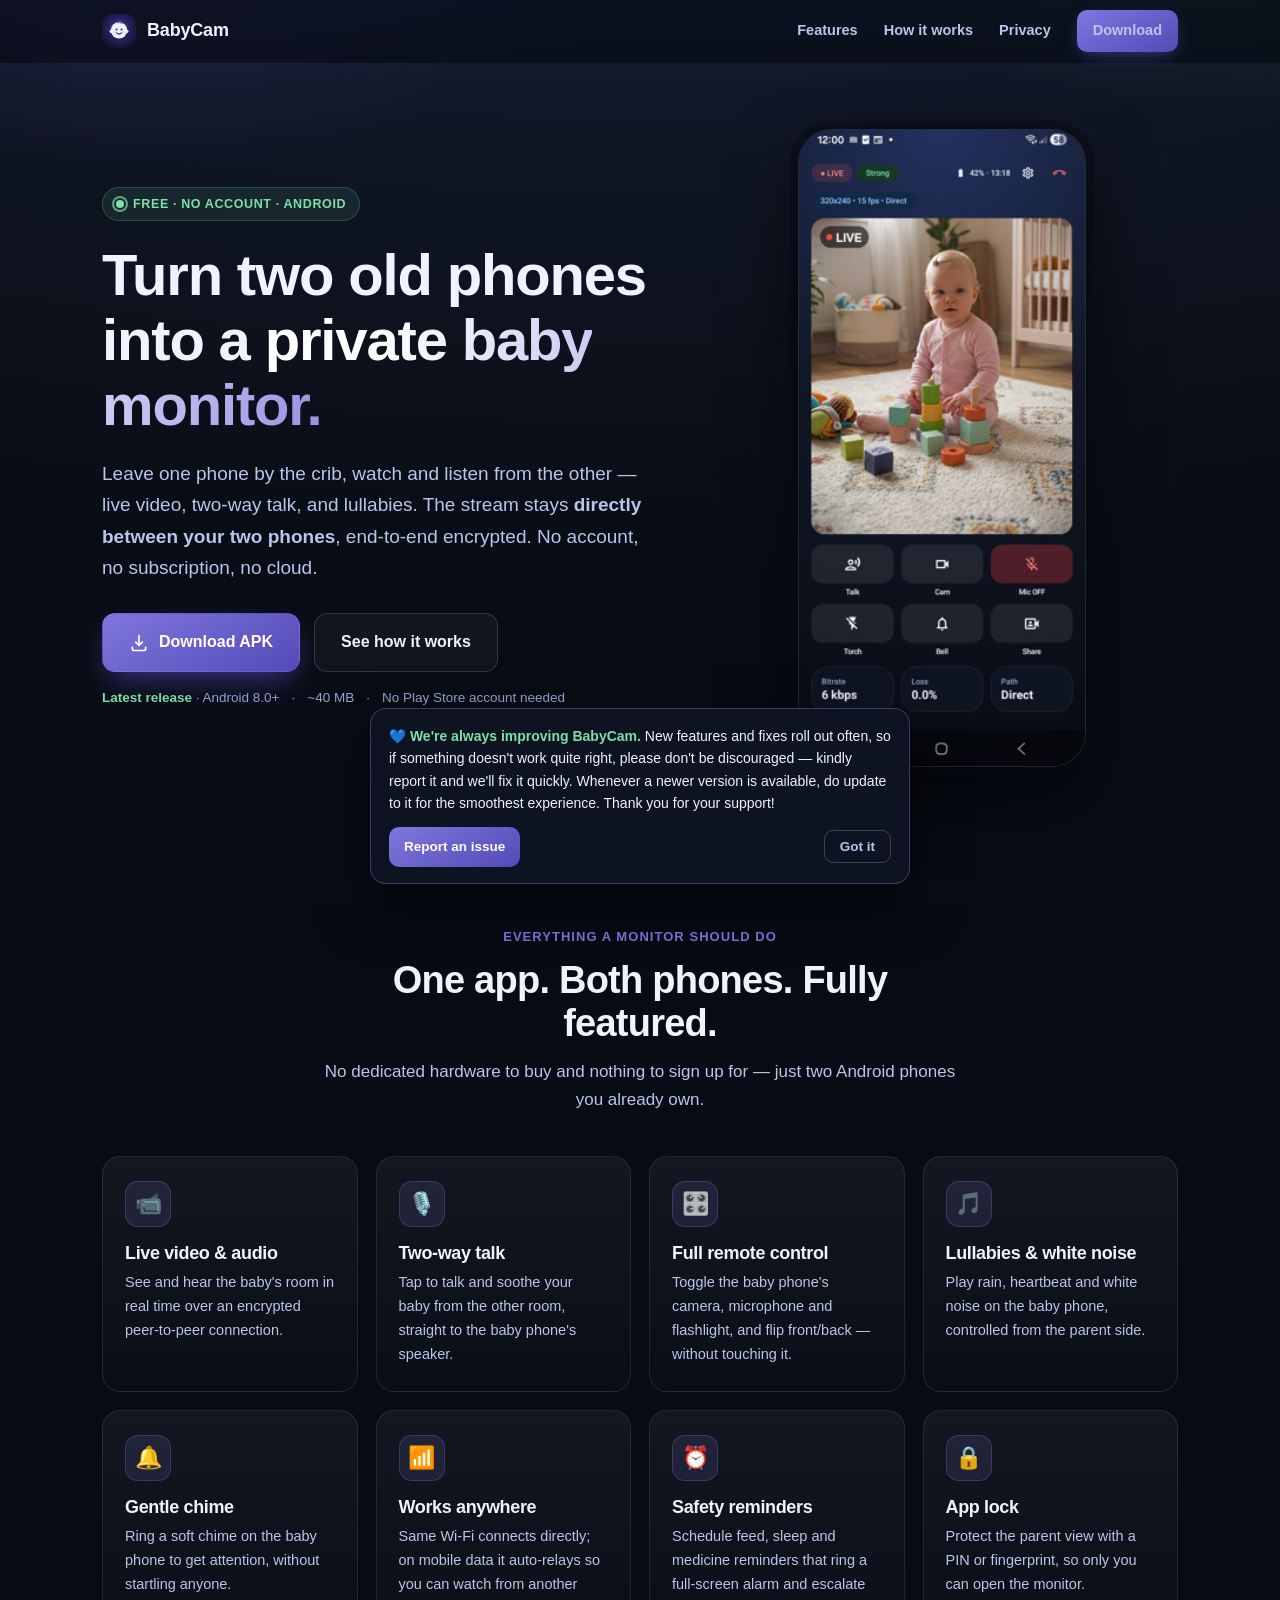
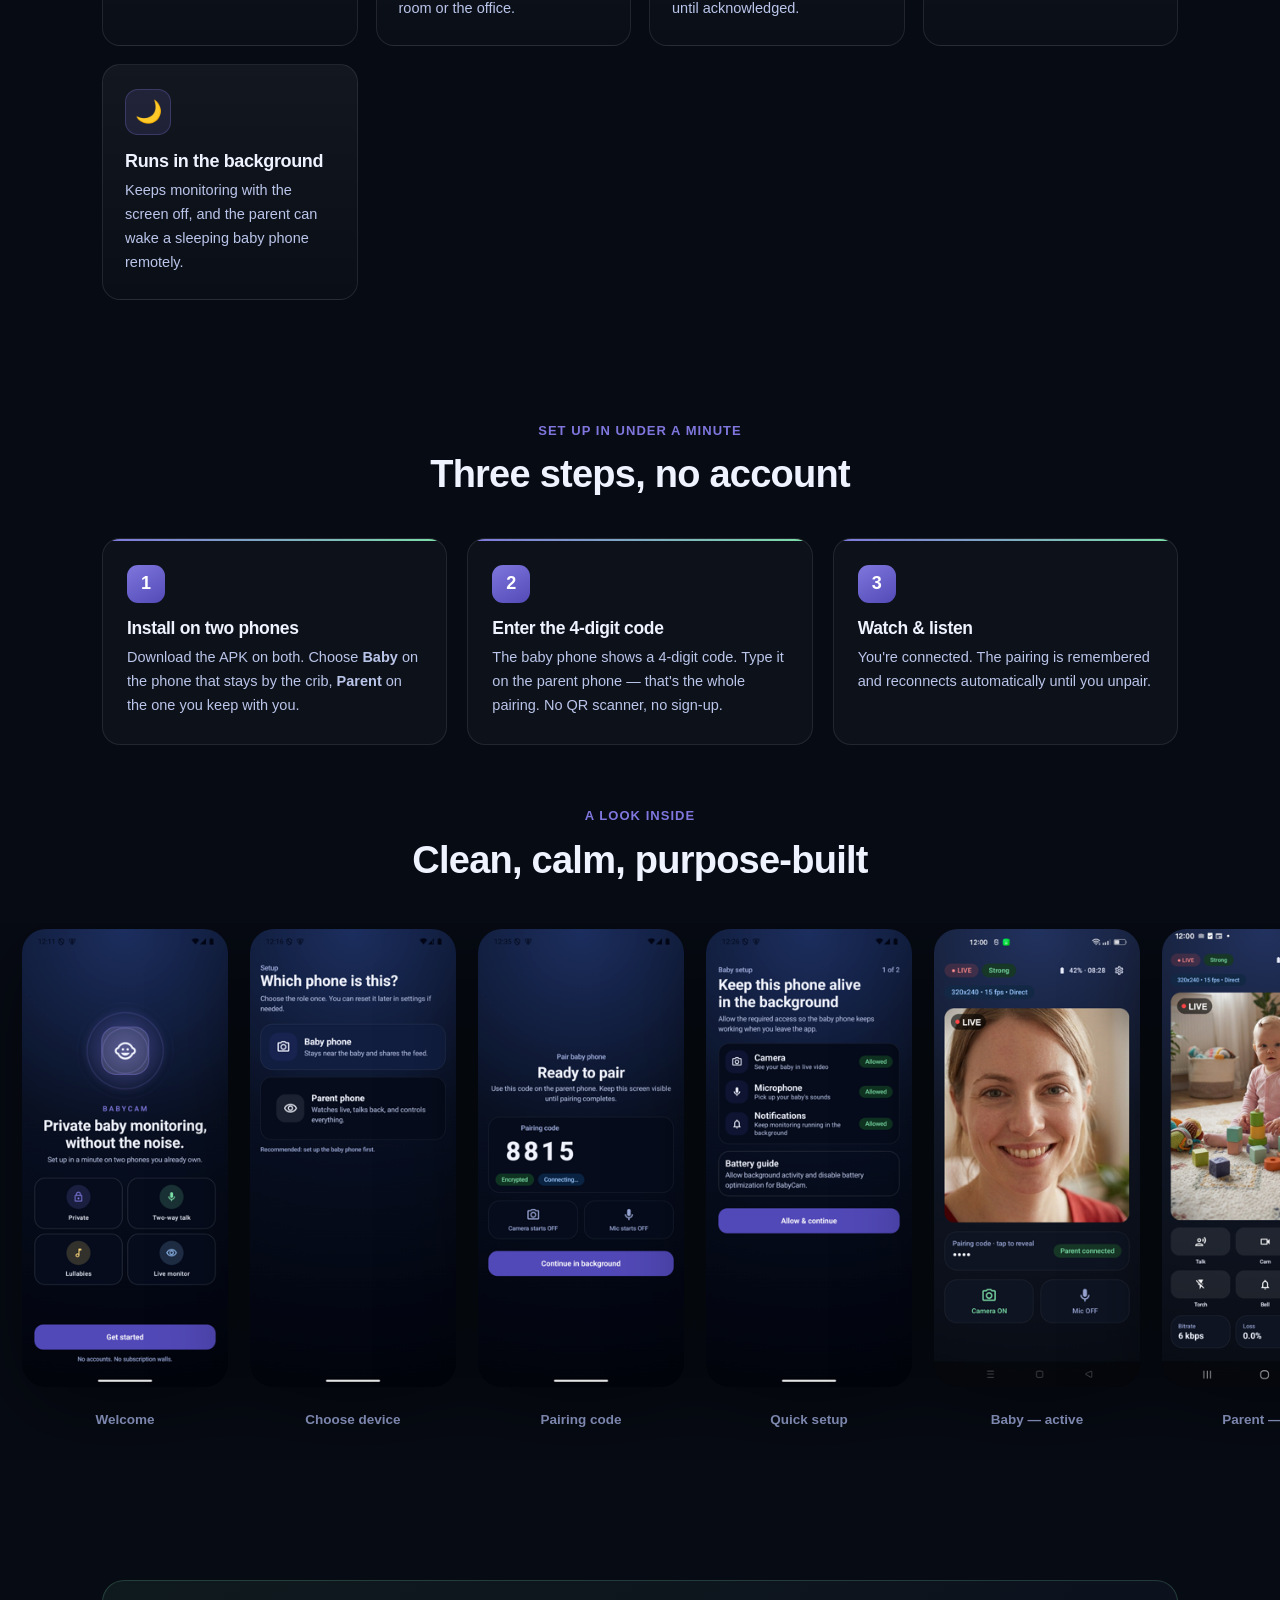
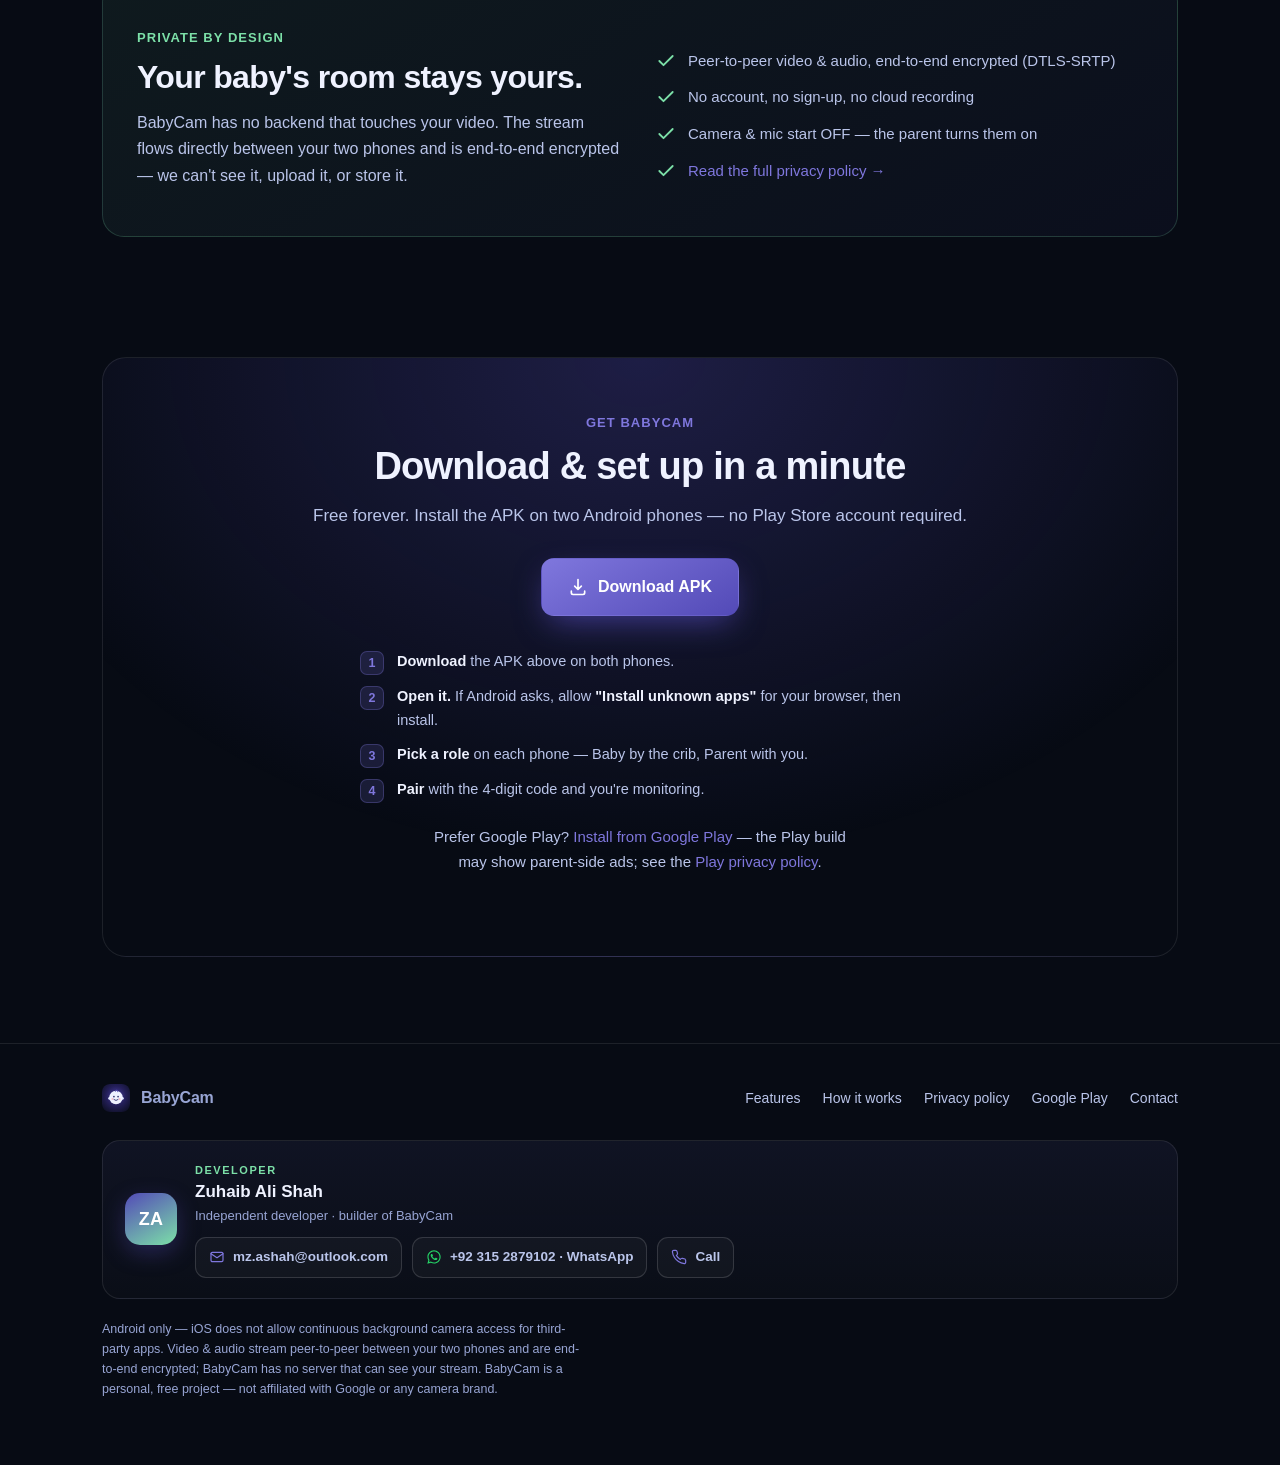
<file: index.html>
<!DOCTYPE html>
<html lang="en">
<head>
<meta charset="utf-8">
<meta name="viewport" content="width=device-width, initial-scale=1">
<title>BabyCam — Turn two old phones into a private baby monitor</title>
<meta name="description" content="BabyCam turns two Android phones into a private, end-to-end encrypted baby monitor. Live video &amp; two-way talk, lullabies, remote control. Free — no account, no subscription. Download the APK.">
<meta name="theme-color" content="#070B14">
<!-- Firebase / Google Analytics 4 (project babycam-9a699, web app "BabyCam Website").
     Reports page visits + a custom "download_click" event to the Firebase console → Analytics. -->
<script async src="https://www.googletagmanager.com/gtag/js?id=G-392VNW13KD"></script>
<script>
  window.dataLayer=window.dataLayer||[];
  function gtag(){dataLayer.push(arguments);}
  gtag('js', new Date());
  gtag('config', 'G-392VNW13KD');
</script>
<link rel="canonical" href="https://mzashah.github.io/babycam-app/">
<meta name="robots" content="index,follow,max-image-preview:large">
<meta name="keywords" content="baby monitor app, free baby monitor, android baby monitor, private baby cam, two phone baby monitor, nanny cam app, baby monitor no subscription, encrypted baby monitor, white noise, two-way talk">
<meta name="author" content="Zuhaib Ali Shah">
<meta property="og:type" content="website">
<meta property="og:site_name" content="BabyCam">
<meta property="og:title" content="BabyCam — a private baby monitor from two old phones">
<meta property="og:description" content="Live video, two-way talk, lullabies, remote control — end-to-end encrypted. Free, no account, no subscription. Android APK download.">
<meta property="og:url" content="https://mzashah.github.io/babycam-app/">
<meta property="og:image" content="https://mzashah.github.io/babycam-app/assets/og-image.png">
<meta property="og:image:width" content="1024">
<meta property="og:image:height" content="500">
<meta property="og:image:alt" content="BabyCam — a private baby monitor built from two Android phones">
<meta name="twitter:card" content="summary_large_image">
<meta name="twitter:title" content="BabyCam — a private baby monitor from two old phones">
<meta name="twitter:description" content="Live video, two-way talk, lullabies, remote control — end-to-end encrypted. Free, no account, no subscription.">
<meta name="twitter:image" content="https://mzashah.github.io/babycam-app/assets/og-image.png">
<script type="application/ld+json">
{
  "@context": "https://schema.org",
  "@type": "SoftwareApplication",
  "name": "BabyCam — Baby Monitor",
  "operatingSystem": "Android 8.0+",
  "applicationCategory": "LifestyleApplication",
  "description": "Turn two Android phones into a private, end-to-end encrypted baby monitor. Live video and two-way talk, lullabies and white noise, remote camera/mic/flashlight control, safety reminders, and app lock. Free — no account, no subscription, no cloud recording.",
  "url": "https://mzashah.github.io/babycam-app/",
  "downloadUrl": "https://github.com/mzashah/babycam-releases/releases/latest/download/app-release.apk",
  "softwareVersion": "1.2",
  "fileSize": "40MB",
  "image": "https://mzashah.github.io/babycam-app/assets/og-image.png",
  "author": { "@type": "Person", "name": "Zuhaib Ali Shah" },
  "offers": { "@type": "Offer", "price": "0", "priceCurrency": "USD" }
}
</script>
<link rel="icon" type="image/svg+xml" href="assets/icon.svg">
<link rel="apple-touch-icon" href="assets/icon.svg">
<style>
  :root{
    --ink-950:#070B14; --ink-900:#0E1422; --ink-850:#131B2C; --ink-800:#182342;
    --line:rgba(255,255,255,.09); --line-2:rgba(255,255,255,.14);
    --indigo:#7F77DD; --indigo-deep:#534AB7; --teal:#7CE0A8; --amber:#FFD779;
    --text:#EFF2FF; --text-2:#BAC5EA; --muted:#98A5D4;
    --maxw:1120px;
  }
  *{box-sizing:border-box}
  html{-webkit-text-size-adjust:100%;scroll-behavior:smooth}
  body{
    margin:0; color:var(--text); background:var(--ink-950);
    font:16px/1.65 -apple-system,BlinkMacSystemFont,"Segoe UI",Roboto,Helvetica,Arial,sans-serif;
    overflow-x:hidden;
  }
  /* animated signature night-glow */
  body::before{
    content:""; position:fixed; inset:-20% -20% 0 -20%; z-index:-2; pointer-events:none;
    background:
      radial-gradient(45% 40% at 22% 8%, rgba(83,74,183,.30), transparent 60%),
      radial-gradient(40% 38% at 82% 4%, rgba(124,224,168,.14), transparent 60%),
      radial-gradient(120% 80% at 50% -10%, #22325F 0%, #111726 45%, #080C14 100%);
    animation:glowdrift 18s ease-in-out infinite alternate;
  }
  @keyframes glowdrift{from{transform:translate3d(-1.5%,0,0) scale(1)}to{transform:translate3d(1.5%,1%,0) scale(1.06)}}
  a{color:var(--indigo);text-decoration:none}
  h1,h2,h3{letter-spacing:-.02em;line-height:1.12;margin:0}
  .wrap{max-width:var(--maxw);margin:0 auto;padding:0 22px}
  .kicker{font-size:13px;font-weight:700;letter-spacing:.08em;text-transform:uppercase;color:var(--indigo);margin-bottom:12px;display:block}

  /* ---------- scroll-reveal ---------- */
  .reveal{opacity:0;transform:translateY(26px);transition:opacity .7s cubic-bezier(.2,.7,.2,1),transform .7s cubic-bezier(.2,.7,.2,1)}
  .reveal.in{opacity:1;transform:none}
  .reveal.d1{transition-delay:.08s}.reveal.d2{transition-delay:.16s}.reveal.d3{transition-delay:.24s}
  .reveal.d4{transition-delay:.32s}.reveal.d5{transition-delay:.40s}.reveal.d6{transition-delay:.48s}

  /* ---------- header ---------- */
  header{position:sticky;top:0;z-index:50;backdrop-filter:blur(12px);
    background:rgba(7,11,20,.66);border-bottom:1px solid transparent;transition:border-color .3s,background .3s}
  header.stuck{border-bottom-color:var(--line);background:rgba(7,11,20,.85)}
  .nav{display:flex;align-items:center;justify-content:space-between;height:62px}
  .brand{display:flex;align-items:center;gap:11px;font-weight:750;font-size:18px;letter-spacing:-.01em}
  .mark{width:34px;height:34px;border-radius:10px;flex:none;overflow:hidden;
    display:flex;align-items:center;justify-content:center}
  .mark img{width:100%;height:100%;display:block}
  .nav-cta{font-size:14.5px;font-weight:650;color:#fff;padding:9px 16px;border-radius:10px;
    background:linear-gradient(150deg,var(--indigo),var(--indigo-deep));white-space:nowrap;
    box-shadow:0 6px 18px -6px rgba(83,74,183,.8);transition:transform .12s,box-shadow .12s}
  .nav-cta:hover{transform:translateY(-1px);box-shadow:0 10px 24px -6px rgba(83,74,183,.9)}
  .nav-links{display:flex;gap:26px;align-items:center}
  .nav-links a{color:var(--text-2);font-size:14.5px;font-weight:550;transition:color .15s}
  .nav-links a:hover{color:var(--text)}
  @media(max-width:760px){.nav-links a:not(.nav-cta){display:none}}

  /* ---------- hero ---------- */
  .hero{padding:66px 0 42px}
  .hero-grid{display:grid;grid-template-columns:1.08fr .92fr;gap:48px;align-items:center}
  @media(max-width:900px){.hero-grid{grid-template-columns:1fr;gap:30px;text-align:center}}
  .eyebrow{display:inline-flex;align-items:center;gap:9px;font-size:12.5px;font-weight:650;
    letter-spacing:.05em;text-transform:uppercase;color:var(--teal);
    background:rgba(124,224,168,.09);border:1px solid rgba(124,224,168,.22);
    padding:6px 13px;border-radius:999px;margin-bottom:22px}
  .live-dot{width:8px;height:8px;border-radius:50%;background:var(--teal);position:relative;flex:none}
  .live-dot::after{content:"";position:absolute;inset:-4px;border-radius:50%;border:2px solid var(--teal);
    animation:ping 1.8s cubic-bezier(0,0,.2,1) infinite;opacity:.7}
  @keyframes ping{0%{transform:scale(.6);opacity:.8}80%,100%{transform:scale(2.1);opacity:0}}
  h1{font-size:clamp(33px,6.2vw,58px);font-weight:800}
  h1 .grad{background:linear-gradient(100deg,#fff 10%,var(--indigo) 55%,var(--teal) 120%);
    background-size:220% auto;-webkit-background-clip:text;background-clip:text;color:transparent;
    animation:shimmer 6s ease-in-out infinite}
  @keyframes shimmer{0%,100%{background-position:0% 50%}50%{background-position:100% 50%}}
  .sub{color:var(--text-2);font-size:clamp(16px,2.4vw,19px);margin:20px 0 30px;max-width:34em}
  @media(max-width:900px){.sub{margin-left:auto;margin-right:auto}}
  .cta-row{display:flex;gap:14px;flex-wrap:wrap}
  @media(max-width:900px){.cta-row{justify-content:center}}
  .btn{display:inline-flex;align-items:center;gap:10px;font-weight:700;font-size:16px;
    padding:15px 26px;border-radius:13px;border:1px solid transparent;cursor:pointer;
    transition:transform .14s ease,box-shadow .14s ease;position:relative;overflow:hidden}
  .btn:hover{transform:translateY(-2px)}
  .btn:active{transform:translateY(0)}
  .btn-primary{color:#fff;background:linear-gradient(150deg,var(--indigo),var(--indigo-deep));
    box-shadow:0 12px 32px -8px rgba(83,74,183,.75)}
  .btn-primary::after{content:"";position:absolute;top:0;left:-120%;width:60%;height:100%;
    background:linear-gradient(100deg,transparent,rgba(255,255,255,.28),transparent);transform:skewX(-18deg);
    animation:sheen 4.5s ease-in-out 1.2s infinite}
  @keyframes sheen{0%{left:-120%}22%,100%{left:160%}}
  .btn-primary:hover{box-shadow:0 18px 40px -8px rgba(83,74,183,.9)}
  .btn-ghost{color:var(--text);background:rgba(255,255,255,.04);border-color:var(--line-2)}
  .btn-ghost:hover{background:rgba(255,255,255,.07)}
  .btn svg{width:20px;height:20px}
  .btn-primary svg{animation:bob 2.4s ease-in-out infinite}
  @keyframes bob{0%,100%{transform:translateY(0)}50%{transform:translateY(2px)}}
  .cta-note{margin-top:15px;font-size:13.5px;color:var(--muted);display:flex;gap:12px;flex-wrap:wrap;align-items:center}
  @media(max-width:900px){.cta-note{justify-content:center}}
  .cta-note b{color:var(--text-2);font-weight:600}
  #ver{color:var(--teal);font-weight:650}

  /* phone in hero */
  .phone-hero{position:relative;display:flex;justify-content:center}
  .phone-hero::after{content:"";position:absolute;width:74%;height:74%;top:12%;
    background:radial-gradient(closest-side,rgba(127,119,221,.5),transparent 70%);
    filter:blur(34px);z-index:-1;animation:pulseglow 5s ease-in-out infinite}
  @keyframes pulseglow{0%,100%{opacity:.7;transform:scale(1)}50%{opacity:1;transform:scale(1.08)}}
  .phone-hero .float{animation:float 6s ease-in-out infinite}
  @keyframes float{0%,100%{transform:translateY(0) rotate(-1deg)}50%{transform:translateY(-14px) rotate(1deg)}}
  .phone-hero img{width:min(288px,72vw);height:auto;display:block;border-radius:34px;
    border:1px solid rgba(255,255,255,.10);box-shadow:0 30px 70px rgba(0,0,0,.6),0 0 0 8px rgba(10,15,27,.7)}
  /* animated signal rings behind phone */
  .rings{position:absolute;top:14%;left:50%;transform:translateX(-50%);width:340px;height:340px;z-index:-1;pointer-events:none}
  .rings span{position:absolute;inset:0;margin:auto;width:120px;height:120px;border:1.5px solid rgba(127,119,221,.35);
    border-radius:50%;animation:radiate 3.6s ease-out infinite}
  .rings span:nth-child(2){animation-delay:1.2s}.rings span:nth-child(3){animation-delay:2.4s}
  @keyframes radiate{0%{transform:scale(.4);opacity:.7}100%{transform:scale(2.4);opacity:0}}

  /* ---------- trust chips ---------- */
  .chips{display:flex;flex-wrap:wrap;gap:12px;justify-content:center;padding:6px 0}
  .chip{display:inline-flex;align-items:center;gap:9px;font-size:14px;font-weight:600;color:var(--text-2);
    background:rgba(255,255,255,.03);border:1px solid var(--line);padding:10px 16px;border-radius:12px;
    transition:transform .15s,border-color .15s}
  .chip:hover{transform:translateY(-2px);border-color:var(--line-2)}
  .chip svg{width:17px;height:17px;color:var(--teal)}

  /* ---------- sections ---------- */
  section{padding:60px 0}
  .sec-head{text-align:center;max-width:640px;margin:0 auto 42px}
  .sec-head h2{font-size:clamp(26px,4.4vw,38px);font-weight:800}
  .sec-head p{color:var(--text-2);font-size:17px;margin-top:14px}

  /* feature grid */
  .features{display:grid;grid-template-columns:repeat(auto-fit,minmax(250px,1fr));gap:18px}
  .card{background:linear-gradient(180deg,rgba(255,255,255,.05),rgba(255,255,255,.015));
    border:1px solid var(--line);border-radius:18px;padding:24px 22px;
    transition:border-color .18s ease,transform .18s ease,box-shadow .18s ease}
  .card:hover{border-color:rgba(127,119,221,.4);transform:translateY(-4px);box-shadow:0 18px 40px -20px rgba(83,74,183,.6)}
  .ficon{width:46px;height:46px;border-radius:13px;display:flex;align-items:center;justify-content:center;
    background:rgba(127,119,221,.14);border:1px solid rgba(127,119,221,.28);margin-bottom:16px;font-size:22px;
    transition:transform .2s}
  .card:hover .ficon{transform:scale(1.12) rotate(-4deg)}
  .card h3{font-size:18px;font-weight:700;margin-bottom:8px}
  .card p{color:var(--text-2);font-size:14.5px;margin:0}

  /* how it works */
  .steps{display:grid;grid-template-columns:repeat(3,1fr);gap:20px}
  @media(max-width:820px){.steps{grid-template-columns:1fr}}
  .step{background:rgba(255,255,255,.028);border:1px solid var(--line);border-radius:18px;padding:26px 24px;
    position:relative;overflow:hidden}
  .step::before{content:"";position:absolute;top:0;left:0;width:100%;height:2px;
    background:linear-gradient(90deg,var(--indigo),var(--teal));transform:scaleX(0);transform-origin:left;transition:transform .5s}
  .step.in::before{transform:scaleX(1)}
  .step .n{width:38px;height:38px;border-radius:11px;display:flex;align-items:center;justify-content:center;
    font-weight:800;font-size:18px;color:#fff;background:linear-gradient(150deg,var(--indigo),var(--indigo-deep));margin-bottom:16px}
  .step h3{font-size:17.5px;margin-bottom:8px}
  .step p{color:var(--text-2);font-size:14.5px;margin:0}

  /* gallery */
  .gallery{overflow-x:auto;padding-bottom:8px;scroll-snap-type:x mandatory;-webkit-overflow-scrolling:touch}
  .gallery::-webkit-scrollbar{height:8px}
  .gallery::-webkit-scrollbar-thumb{background:rgba(255,255,255,.14);border-radius:99px}
  .gallery-track{display:flex;gap:22px;width:max-content;margin:0 auto;padding:6px 22px 20px}
  .shot{flex:none;scroll-snap-align:center;text-align:center;transition:transform .2s}
  .shot:hover{transform:translateY(-6px)}
  .shot img{width:206px;height:auto;border-radius:24px;filter:drop-shadow(0 20px 44px rgba(0,0,0,.5))}
  .shot span{display:block;margin-top:14px;color:var(--muted);font-size:13.5px;font-weight:600}

  /* privacy */
  .privacy{background:linear-gradient(150deg,rgba(124,224,168,.07),rgba(83,74,183,.06));
    border:1px solid rgba(124,224,168,.2);border-radius:22px;padding:40px 34px;display:grid;
    grid-template-columns:1fr 1fr;gap:32px;align-items:center}
  @media(max-width:820px){.privacy{grid-template-columns:1fr;padding:30px 24px}}
  .privacy h2{font-size:clamp(24px,3.8vw,32px);font-weight:800;margin-bottom:14px}
  .privacy ul{list-style:none;padding:0;margin:16px 0 0}
  .privacy li{display:flex;gap:12px;align-items:flex-start;color:var(--text-2);margin:12px 0;font-size:15px}
  .privacy li svg{width:20px;height:20px;color:var(--teal);flex:none;margin-top:2px}

  /* download band */
  .download{text-align:center;background:radial-gradient(90% 120% at 50% 0%,rgba(83,74,183,.30),transparent 70%);
    border:1px solid var(--line);border-radius:24px;padding:54px 28px;position:relative;overflow:hidden}
  .download h2{font-size:clamp(26px,4.4vw,38px);font-weight:800}
  .download p{color:var(--text-2);font-size:17px;margin:14px auto 28px;max-width:40em}
  .install{max-width:560px;margin:34px auto 0;text-align:left;display:grid;gap:10px}
  .install .row{display:flex;gap:13px;align-items:flex-start;color:var(--text-2);font-size:14.5px}
  .install .row b{color:var(--text);font-weight:650}
  .install .num{flex:none;width:24px;height:24px;border-radius:7px;background:rgba(127,119,221,.16);
    border:1px solid rgba(127,119,221,.3);color:var(--indigo);font-weight:700;font-size:12.5px;
    display:flex;align-items:center;justify-content:center;margin-top:1px}

  /* footer */
  footer{border-top:1px solid var(--line);margin-top:26px;padding:40px 0 54px;color:var(--muted);font-size:14px}
  .foot-grid{display:flex;justify-content:space-between;gap:24px;flex-wrap:wrap;align-items:center}
  .foot-links{display:flex;gap:22px;flex-wrap:wrap}
  .foot-links a{color:var(--text-2)}.foot-links a:hover{color:var(--text)}
  .dev-card{margin-top:28px;padding:20px 22px;border:1px solid var(--line);border-radius:18px;
    background:linear-gradient(180deg,rgba(127,119,221,.08),rgba(255,255,255,.015));
    display:flex;gap:18px;align-items:center;flex-wrap:wrap}
  .dev-avatar{flex:none;width:52px;height:52px;border-radius:15px;display:grid;place-items:center;
    font-weight:800;font-size:18px;letter-spacing:.02em;color:#fff;
    background:linear-gradient(150deg,var(--indigo-deep),var(--teal));
    box-shadow:0 8px 22px rgba(83,74,183,.35)}
  .dev-main{min-width:0}
  .dev-label{display:block;font-size:11px;letter-spacing:.14em;text-transform:uppercase;color:var(--teal);font-weight:700;margin-bottom:3px}
  .dev-name{color:var(--text);font-weight:800;font-size:17px;line-height:1.2}
  .dev-role{color:var(--muted);font-size:13px;margin-top:2px}
  .dev-contacts{display:flex;gap:10px;flex-wrap:wrap;margin-top:11px}
  .dev-chip{display:inline-flex;align-items:center;gap:8px;padding:8px 13px;border-radius:11px;
    border:1px solid var(--line-2);background:rgba(255,255,255,.03);color:var(--text-2);
    font-size:13.5px;font-weight:600;transition:border-color .15s,color .15s,background .15s}
  .dev-chip svg{width:16px;height:16px;flex:none;color:var(--indigo)}
  .dev-chip:hover{color:var(--text);border-color:var(--indigo);background:rgba(127,119,221,.1)}
  .dev-chip-wa svg{color:#25D366}
  .dev-chip-wa:hover{border-color:#25D366;background:rgba(37,211,102,.1)}
  .foot-note{margin-top:20px;font-size:12.5px;line-height:1.6;max-width:70ch}

  @media(max-width:560px){
    .wrap{padding:0 16px}
    .hero{padding:40px 0 26px}
    .btn{width:100%;justify-content:center}
    .cta-row{gap:10px}
    section{padding:46px 0}
  }
  /* respect reduced motion */
  @media(prefers-reduced-motion:reduce){
    *,*::before,*::after{animation:none!important;transition:none!important}
    .reveal{opacity:1!important;transform:none!important}
  }
</style>
<noscript><style>.reveal{opacity:1!important;transform:none!important}</style></noscript>
</head>
<body>

<header id="hdr">
  <div class="wrap nav">
    <div class="brand">
      <span class="mark"><img src="assets/icon.svg" alt="BabyCam app icon" width="34" height="34"></span>
      BabyCam
    </div>
    <nav class="nav-links">
      <a href="#features">Features</a>
      <a href="#how">How it works</a>
      <a href="#privacy">Privacy</a>
      <a class="nav-cta" href="#download">Download</a>
    </nav>
  </div>
</header>

<!-- HERO -->
<div class="hero">
  <div class="wrap hero-grid">
    <div>
      <span class="eyebrow reveal"><span class="live-dot"></span> Free · No account · Android</span>
      <h1 class="reveal d1">Turn two old phones into a <span class="grad">private baby monitor.</span></h1>
      <p class="sub reveal d2">Leave one phone by the crib, watch and listen from the other — live video, two-way
        talk, and lullabies. The stream stays <b>directly between your two phones</b>, end-to-end
        encrypted. No account, no subscription, no cloud.</p>
      <div class="cta-row reveal d3">
        <a class="btn btn-primary" href="https://github.com/mzashah/babycam-releases/releases/latest/download/app-release.apk" download>
          <svg viewBox="0 0 24 24" fill="none" stroke="currentColor" stroke-width="2" stroke-linecap="round" stroke-linejoin="round"><path d="M12 3v12m0 0l-4-4m4 4l4-4M4 17v2a2 2 0 002 2h12a2 2 0 002-2v-2"/></svg>
          Download APK
        </a>
        <a class="btn btn-ghost" href="#how">See how it works</a>
      </div>
      <div class="cta-note reveal d4">
        <span><b id="ver">Latest release</b> · Android 8.0+</span>
        <span>·</span><span>~40&nbsp;MB</span><span>·</span><span>No Play Store account needed</span>
      </div>
    </div>
    <div class="phone-hero reveal d2">
      <div class="rings" aria-hidden="true"><span></span><span></span><span></span></div>
      <div class="float"><img src="assets/shots/06-parent-live-baby.png" alt="BabyCam parent live view — watching the sleeping baby with talk, mic, torch and control buttons" width="288" height="640" loading="eager"></div>
    </div>
  </div>
</div>

<!-- TRUST CHIPS -->
<div class="wrap">
  <div class="chips reveal">
    <span class="chip"><svg viewBox="0 0 24 24" fill="none" stroke="currentColor" stroke-width="2.2" stroke-linecap="round" stroke-linejoin="round"><path d="M20 6L9 17l-5-5"/></svg> No account, ever</span>
    <span class="chip"><svg viewBox="0 0 24 24" fill="none" stroke="currentColor" stroke-width="2.2" stroke-linecap="round" stroke-linejoin="round"><path d="M20 6L9 17l-5-5"/></svg> No subscription or fees</span>
    <span class="chip"><svg viewBox="0 0 24 24" fill="none" stroke="currentColor" stroke-width="2.2" stroke-linecap="round" stroke-linejoin="round"><path d="M20 6L9 17l-5-5"/></svg> End-to-end encrypted</span>
    <span class="chip"><svg viewBox="0 0 24 24" fill="none" stroke="currentColor" stroke-width="2.2" stroke-linecap="round" stroke-linejoin="round"><path d="M20 6L9 17l-5-5"/></svg> Reuse an old phone</span>
  </div>
</div>

<!-- FEATURES -->
<section id="features">
  <div class="wrap">
    <div class="sec-head reveal">
      <span class="kicker">Everything a monitor should do</span>
      <h2>One app. Both phones. Fully featured.</h2>
      <p>No dedicated hardware to buy and nothing to sign up for — just two Android phones you already own.</p>
    </div>
    <div class="features">
      <div class="card reveal"><div class="ficon">📹</div><h3>Live video &amp; audio</h3><p>See and hear the baby's room in real time over an encrypted peer-to-peer connection.</p></div>
      <div class="card reveal d1"><div class="ficon">🎙️</div><h3>Two-way talk</h3><p>Tap to talk and soothe your baby from the other room, straight to the baby phone's speaker.</p></div>
      <div class="card reveal d2"><div class="ficon">🎛️</div><h3>Full remote control</h3><p>Toggle the baby phone's camera, microphone and flashlight, and flip front/back — without touching it.</p></div>
      <div class="card reveal"><div class="ficon">🎵</div><h3>Lullabies &amp; white noise</h3><p>Play rain, heartbeat and white noise on the baby phone, controlled from the parent side.</p></div>
      <div class="card reveal d1"><div class="ficon">🔔</div><h3>Gentle chime</h3><p>Ring a soft chime on the baby phone to get attention, without startling anyone.</p></div>
      <div class="card reveal d2"><div class="ficon">📶</div><h3>Works anywhere</h3><p>Same Wi-Fi connects directly; on mobile data it auto-relays so you can watch from another room or the office.</p></div>
      <div class="card reveal"><div class="ficon">⏰</div><h3>Safety reminders</h3><p>Schedule feed, sleep and medicine reminders that ring a full-screen alarm and escalate until acknowledged.</p></div>
      <div class="card reveal d1"><div class="ficon">🔒</div><h3>App lock</h3><p>Protect the parent view with a PIN or fingerprint, so only you can open the monitor.</p></div>
      <div class="card reveal d2"><div class="ficon">🌙</div><h3>Runs in the background</h3><p>Keeps monitoring with the screen off, and the parent can wake a sleeping baby phone remotely.</p></div>
    </div>
  </div>
</section>

<!-- HOW IT WORKS -->
<section id="how">
  <div class="wrap">
    <div class="sec-head reveal">
      <span class="kicker">Set up in under a minute</span>
      <h2>Three steps, no account</h2>
    </div>
    <div class="steps">
      <div class="step reveal"><div class="n">1</div><h3>Install on two phones</h3><p>Download the APK on both. Choose <b>Baby</b> on the phone that stays by the crib, <b>Parent</b> on the one you keep with you.</p></div>
      <div class="step reveal d1"><div class="n">2</div><h3>Enter the 4-digit code</h3><p>The baby phone shows a 4-digit code. Type it on the parent phone — that's the whole pairing. No QR scanner, no sign-up.</p></div>
      <div class="step reveal d2"><div class="n">3</div><h3>Watch &amp; listen</h3><p>You're connected. The pairing is remembered and reconnects automatically until you unpair.</p></div>
    </div>
  </div>
</section>

<!-- GALLERY -->
<section style="padding-top:0">
  <div class="wrap"><div class="sec-head reveal"><span class="kicker">A look inside</span><h2>Clean, calm, purpose-built</h2></div></div>
  <div class="gallery">
    <div class="gallery-track">
      <div class="shot reveal"><img src="assets/shots/01-welcome.png" alt="BabyCam welcome screen" width="206" height="458" loading="lazy"><span>Welcome</span></div>
      <div class="shot reveal d1"><img src="assets/shots/02-choose.png" alt="Choose device role — baby or parent" width="206" height="458" loading="lazy"><span>Choose device</span></div>
      <div class="shot reveal d2"><img src="assets/shots/03-pairing.png" alt="Baby pairing code — a 4-digit code, encrypted" width="206" height="458" loading="lazy"><span>Pairing code</span></div>
      <div class="shot reveal d3"><img src="assets/shots/04-perms.png" alt="Baby setup permissions screen" width="206" height="458" loading="lazy"><span>Quick setup</span></div>
      <div class="shot reveal d4"><img src="assets/shots/05-baby-active.png" alt="Baby phone monitoring active" width="206" height="458" loading="lazy"><span>Baby — active</span></div>
      <div class="shot reveal d5"><img src="assets/shots/06-parent-live-baby.png" alt="Parent live view watching the sleeping baby, with talk, mic and control buttons" width="206" height="458" loading="lazy"><span>Parent — live</span></div>
      <div class="shot reveal d6"><img src="assets/shots/07-parent-home.png" alt="Parent home — your baby phones list" width="206" height="458" loading="lazy"><span>Baby list</span></div>
    </div>
  </div>
</section>

<!-- PRIVACY -->
<section id="privacy">
  <div class="wrap">
    <div class="privacy reveal">
      <div>
        <span class="kicker" style="color:var(--teal)">Private by design</span>
        <h2>Your baby's room stays yours.</h2>
        <p style="color:var(--text-2);margin:0">BabyCam has no backend that touches your video. The stream flows directly between your two phones and is end-to-end encrypted — we can't see it, upload it, or store it.</p>
      </div>
      <ul>
        <li><svg viewBox="0 0 24 24" fill="none" stroke="currentColor" stroke-width="2.2" stroke-linecap="round" stroke-linejoin="round"><path d="M20 6L9 17l-5-5"/></svg> Peer-to-peer video &amp; audio, end-to-end encrypted (DTLS-SRTP)</li>
        <li><svg viewBox="0 0 24 24" fill="none" stroke="currentColor" stroke-width="2.2" stroke-linecap="round" stroke-linejoin="round"><path d="M20 6L9 17l-5-5"/></svg> No account, no sign-up, no cloud recording</li>
        <li><svg viewBox="0 0 24 24" fill="none" stroke="currentColor" stroke-width="2.2" stroke-linecap="round" stroke-linejoin="round"><path d="M20 6L9 17l-5-5"/></svg> Camera &amp; mic start OFF — the parent turns them on</li>
        <li><svg viewBox="0 0 24 24" fill="none" stroke="currentColor" stroke-width="2.2" stroke-linecap="round" stroke-linejoin="round"><path d="M20 6L9 17l-5-5"/></svg> <a href="privacy.html">Read the full privacy policy →</a></li>
      </ul>
    </div>
  </div>
</section>

<!-- DOWNLOAD -->
<section id="download">
  <div class="wrap">
    <div class="download reveal">
      <span class="kicker">Get BabyCam</span>
      <h2>Download &amp; set up in a minute</h2>
      <p>Free forever. Install the APK on two Android phones — no Play Store account required.</p>
      <a class="btn btn-primary" href="https://github.com/mzashah/babycam-releases/releases/latest/download/app-release.apk" download>
        <svg viewBox="0 0 24 24" fill="none" stroke="currentColor" stroke-width="2" stroke-linecap="round" stroke-linejoin="round"><path d="M12 3v12m0 0l-4-4m4 4l4-4M4 17v2a2 2 0 002 2h12a2 2 0 002-2v-2"/></svg>
        Download APK
      </a>
      <div class="install">
        <div class="row"><span class="num">1</span><div><b>Download</b> the APK above on both phones.</div></div>
        <div class="row"><span class="num">2</span><div><b>Open it.</b> If Android asks, allow <b>"Install unknown apps"</b> for your browser, then install.</div></div>
        <div class="row"><span class="num">3</span><div><b>Pick a role</b> on each phone — Baby by the crib, Parent with you.</div></div>
        <div class="row"><span class="num">4</span><div><b>Pair</b> with the 4-digit code and you're monitoring.</div></div>
      </div>
      <p style="margin-top:22px;font-size:15px;color:var(--text-2);max-width:52ch;margin-left:auto;margin-right:auto">
        Prefer Google Play?
        <a href="https://play.google.com/store/apps/details?id=com.mzashah.babycam" target="_blank" rel="noopener">Install from Google Play</a>
        — the Play build may show parent-side ads; see the
        <a href="https://mzashah.github.io/babycam-play/privacy.html">Play privacy policy</a>.
      </p>
    </div>
  </div>
</section>

<footer>
  <div class="wrap">
    <div class="foot-grid">
      <div class="brand" style="font-size:16px">
        <span class="mark" style="width:28px;height:28px;border-radius:8px"><img src="assets/icon.svg" alt="BabyCam app icon" width="28" height="28"></span>
        BabyCam
      </div>
      <div class="foot-links">
        <a href="#features">Features</a>
        <a href="#how">How it works</a>
        <a href="privacy.html">Privacy policy</a>
        <a href="https://play.google.com/store/apps/details?id=com.mzashah.babycam" target="_blank" rel="noopener">Google Play</a>
        <a href="mailto:mz.ashah@outlook.com">Contact</a>
      </div>
    </div>
    <div class="dev-card">
      <div class="dev-avatar" aria-hidden="true">ZA</div>
      <div class="dev-main">
        <span class="dev-label">Developer</span>
        <div class="dev-name">Zuhaib Ali Shah</div>
        <div class="dev-role">Independent developer · builder of BabyCam</div>
        <div class="dev-contacts">
          <a class="dev-chip" href="mailto:mz.ashah@outlook.com">
            <svg viewBox="0 0 24 24" fill="none" stroke="currentColor" stroke-width="1.8" stroke-linecap="round" stroke-linejoin="round" aria-hidden="true"><rect x="3" y="5" width="18" height="14" rx="2"/><path d="m3 7 9 6 9-6"/></svg>
            <span>mz.ashah@outlook.com</span>
          </a>
          <a class="dev-chip dev-chip-wa" href="https://wa.me/923152879102" target="_blank" rel="noopener">
            <svg viewBox="0 0 24 24" fill="currentColor" aria-hidden="true"><path d="M12.04 2C6.58 2 2.13 6.45 2.13 11.91c0 1.75.46 3.45 1.32 4.95L2 22l5.25-1.38a9.9 9.9 0 0 0 4.79 1.22h.01c5.46 0 9.91-4.45 9.91-9.91 0-2.65-1.03-5.14-2.9-7.01A9.82 9.82 0 0 0 12.04 2Zm0 18.15h-.01a8.2 8.2 0 0 1-4.18-1.15l-.3-.18-3.11.82.83-3.04-.2-.31a8.23 8.23 0 0 1-1.26-4.38c0-4.54 3.7-8.24 8.25-8.24 2.2 0 4.27.86 5.83 2.42a8.19 8.19 0 0 1 2.41 5.83c0 4.55-3.7 8.24-8.24 8.24Zm4.52-6.17c-.25-.12-1.47-.72-1.69-.81-.23-.08-.39-.12-.56.13-.16.25-.64.8-.79.97-.14.16-.29.18-.54.06-.25-.12-1.05-.39-1.99-1.23-.74-.66-1.23-1.47-1.38-1.72-.14-.25-.02-.38.11-.51.11-.11.25-.29.37-.43.13-.14.17-.25.25-.41.08-.16.04-.31-.02-.43-.06-.12-.56-1.34-.76-1.84-.2-.48-.41-.42-.56-.43-.14-.01-.31-.01-.48-.01-.16 0-.43.06-.66.31-.23.25-.86.85-.86 2.07 0 1.22.89 2.4 1.01 2.56.12.16 1.75 2.67 4.25 3.74.59.26 1.05.41 1.41.52.59.19 1.13.16 1.56.1.47-.07 1.47-.6 1.68-1.18.21-.58.21-1.07.14-1.18-.06-.11-.22-.17-.47-.29Z"/></svg>
            <span>+92 315 2879102 · WhatsApp</span>
          </a>
          <a class="dev-chip" href="tel:+923152879102">
            <svg viewBox="0 0 24 24" fill="none" stroke="currentColor" stroke-width="1.8" stroke-linecap="round" stroke-linejoin="round" aria-hidden="true"><path d="M22 16.9v3a2 2 0 0 1-2.2 2 19.8 19.8 0 0 1-8.6-3.1 19.5 19.5 0 0 1-6-6 19.8 19.8 0 0 1-3.1-8.7A2 2 0 0 1 4.1 2h3a2 2 0 0 1 2 1.7c.1.9.3 1.8.6 2.7a2 2 0 0 1-.5 2.1L8 9.6a16 16 0 0 0 6 6l1.1-1.1a2 2 0 0 1 2.1-.5c.9.3 1.8.5 2.7.6a2 2 0 0 1 1.7 2Z"/></svg>
            <span>Call</span>
          </a>
        </div>
      </div>
    </div>
    <p class="foot-note">Android only — iOS does not allow continuous background camera access for third-party
      apps. Video &amp; audio stream peer-to-peer between your two phones and are end-to-end encrypted;
      BabyCam has no server that can see your stream. BabyCam is a personal, free project — not affiliated
      with Google or any camera brand.</p>
  </div>
</footer>

<script>
  // scroll-reveal
  (function(){
    var els=document.querySelectorAll('.reveal');
    if(!('IntersectionObserver' in window)){els.forEach(function(e){e.classList.add('in')});return;}
    var io=new IntersectionObserver(function(entries){
      entries.forEach(function(en){ if(en.isIntersecting){en.target.classList.add('in');io.unobserve(en.target);} });
    },{threshold:.12,rootMargin:'0px 0px -8% 0px'});
    els.forEach(function(e){io.observe(e)});
  })();
  // header shadow on scroll
  (function(){var h=document.getElementById('hdr');
    var on=function(){h.classList.toggle('stuck',window.scrollY>8)};on();
    window.addEventListener('scroll',on,{passive:true});})();
  // live version label (button works regardless)
  fetch("https://github.com/mzashah/babycam-releases/releases/latest/download/version.json",{cache:"no-store"})
    .then(function(r){return r.ok?r.json():null})
    .then(function(v){ if(v&&v.versionName){document.getElementById("ver").textContent="Latest: v"+v.versionName;} })
    .catch(function(){});
  // analytics: count APK download clicks (fires the "download_click" event to Firebase/GA4)
  (function(){
    document.querySelectorAll('a[href$="app-release.apk"]').forEach(function(a){
      a.addEventListener('click',function(){
        if(typeof gtag==='function'){gtag('event','download_click',{location:a.getAttribute('data-loc')||'page'});}
      });
    });
  })();
</script>

<!-- Friendly, dismissible notice — reappears occasionally (every ~3 days) -->
<style>
  #bc-notice{position:fixed;left:16px;right:16px;bottom:16px;z-index:200;max-width:540px;margin:0 auto;
    background:rgba(14,20,34,.97);backdrop-filter:blur(10px);border:1px solid rgba(127,119,221,.4);
    border-radius:16px;padding:16px 18px;box-shadow:0 22px 55px rgba(0,0,0,.55);
    display:none;transform:translateY(22px);opacity:0;transition:transform .4s cubic-bezier(.2,.7,.2,1),opacity .4s}
  #bc-notice.show{display:block;transform:none;opacity:1}
  #bc-notice .nt{color:#EFF2FF;font-size:14px;line-height:1.58}
  #bc-notice .nt b{color:#7CE0A8}
  #bc-notice .row{display:flex;gap:10px;align-items:center;margin-top:13px;flex-wrap:wrap}
  #bc-notice a.rep{font-size:13.5px;font-weight:700;color:#fff;background:linear-gradient(150deg,#7F77DD,#534AB7);
    padding:9px 15px;border-radius:10px;text-decoration:none}
  #bc-notice button.cl{margin-left:auto;background:none;border:1px solid rgba(255,255,255,.2);color:#BAC5EA;
    border-radius:9px;padding:8px 15px;font-size:13.5px;font-weight:600;cursor:pointer}
  #bc-notice button.cl:hover{color:#fff;border-color:#7F77DD}
</style>
<div id="bc-notice" role="dialog" aria-live="polite">
  <div class="nt">💙 <b>We're always improving BabyCam.</b> New features and fixes roll out often, so if
    something doesn't work quite right, please don't be discouraged — kindly report it and we'll fix it
    quickly. Whenever a newer version is available, do update to it for the smoothest experience.
    Thank you for your support!</div>
  <div class="row">
    <a class="rep" href="https://wa.me/923152879102" target="_blank" rel="noopener">Report an issue</a>
    <button class="cl" onclick="bcCloseNotice()">Got it</button>
  </div>
</div>
<script>
  (function(){
    var KEY='bc_notice_dismissed', DAYS=3;
    function show(){var n=document.getElementById('bc-notice'); if(n) n.classList.add('show');}
    try{
      var last=parseInt(localStorage.getItem(KEY)||'0',10);
      if(!last || (Date.now()-last) > DAYS*86400000) setTimeout(show,1600);
    }catch(e){ setTimeout(show,1600); }
  })();
  function bcCloseNotice(){
    var n=document.getElementById('bc-notice'); if(n) n.classList.remove('show');
    try{ localStorage.setItem('bc_notice_dismissed', String(Date.now())); }catch(e){}
    if(typeof gtag==='function'){ gtag('event','notice_dismissed'); }
  }
</script>
</body>
</html>
</file>
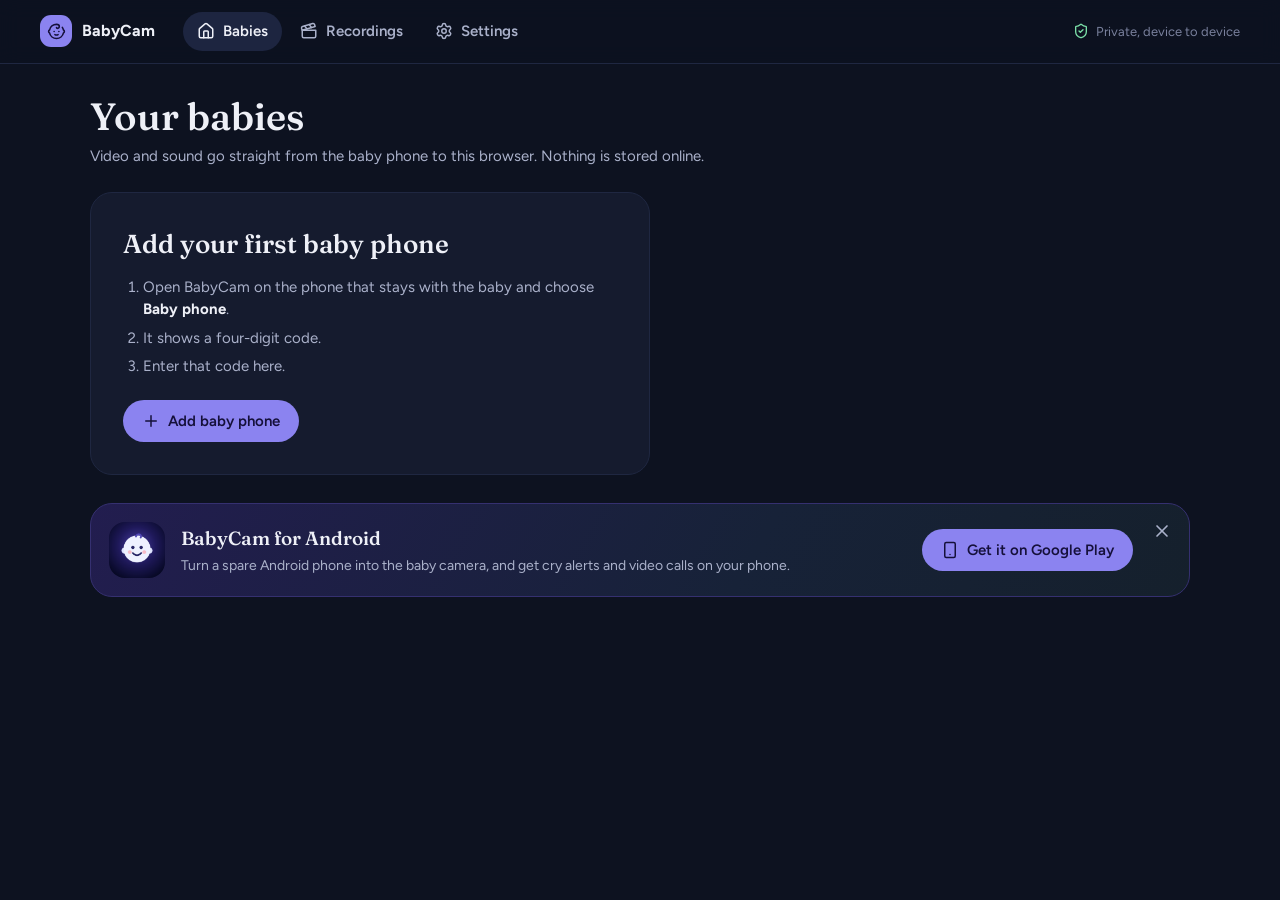
<file: parent/index.html>
<!doctype html>
<html lang="en">
  <head>
    <meta charset="UTF-8" />
    <meta name="viewport" content="width=device-width, initial-scale=1.0" />
    <meta name="theme-color" content="#070b14" />
    <meta name="description" content="Private parent monitoring for your BabyCam baby phone." />
    <meta name="referrer" content="strict-origin-when-cross-origin" />
    <meta http-equiv="Content-Security-Policy" content="default-src 'self'; script-src 'self' https://*.firebasedatabase.app https://*.firebaseio.com https://pagead2.googlesyndication.com https://www.googletagservices.com; style-src 'self' 'unsafe-inline'; img-src 'self' data: blob: https:; media-src 'self' blob:; connect-src 'self' https://*.googleapis.com https://*.firebaseio.com https://*.firebasedatabase.app wss://*.firebaseio.com wss://*.firebasedatabase.app https://*.workers.dev https://pagead2.googlesyndication.com; frame-src https://*.firebasedatabase.app https://*.firebaseio.com https://googleads.g.doubleclick.net https://tpc.googlesyndication.com; worker-src 'self' blob:; manifest-src 'self'; object-src 'none'; base-uri 'self'; form-action 'self'" />
    <link rel="icon" href="./icon-192.png" />
    <link rel="apple-touch-icon" href="./icon-192.png" />
    <title>BabyCam Web Parent</title>
    <script type="module" crossorigin src="./assets/index-BMvFPTYS.js"></script>
    <link rel="stylesheet" crossorigin href="./assets/index--ssiBZD1.css">
  <link rel="manifest" href="./manifest.webmanifest"></head>
  <body>
    <div id="root"></div>
  </body>
</html>
</file>
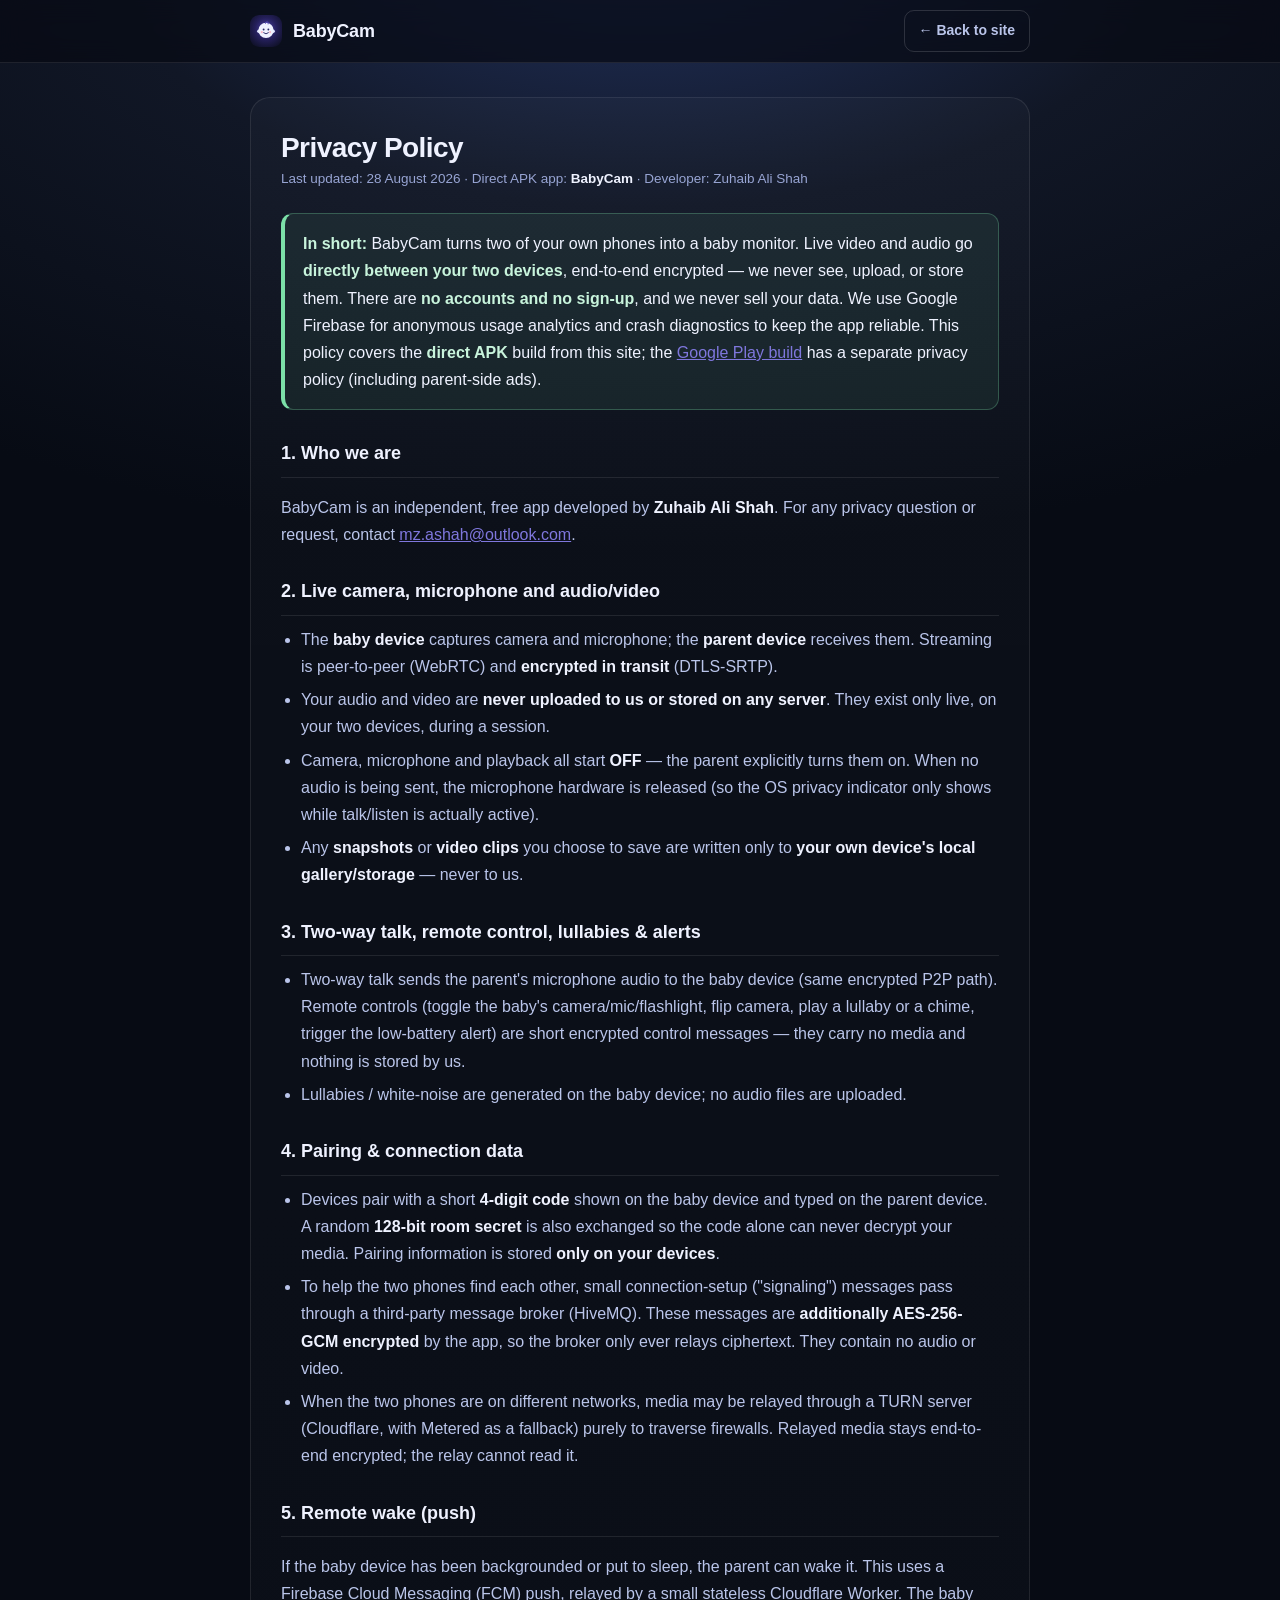
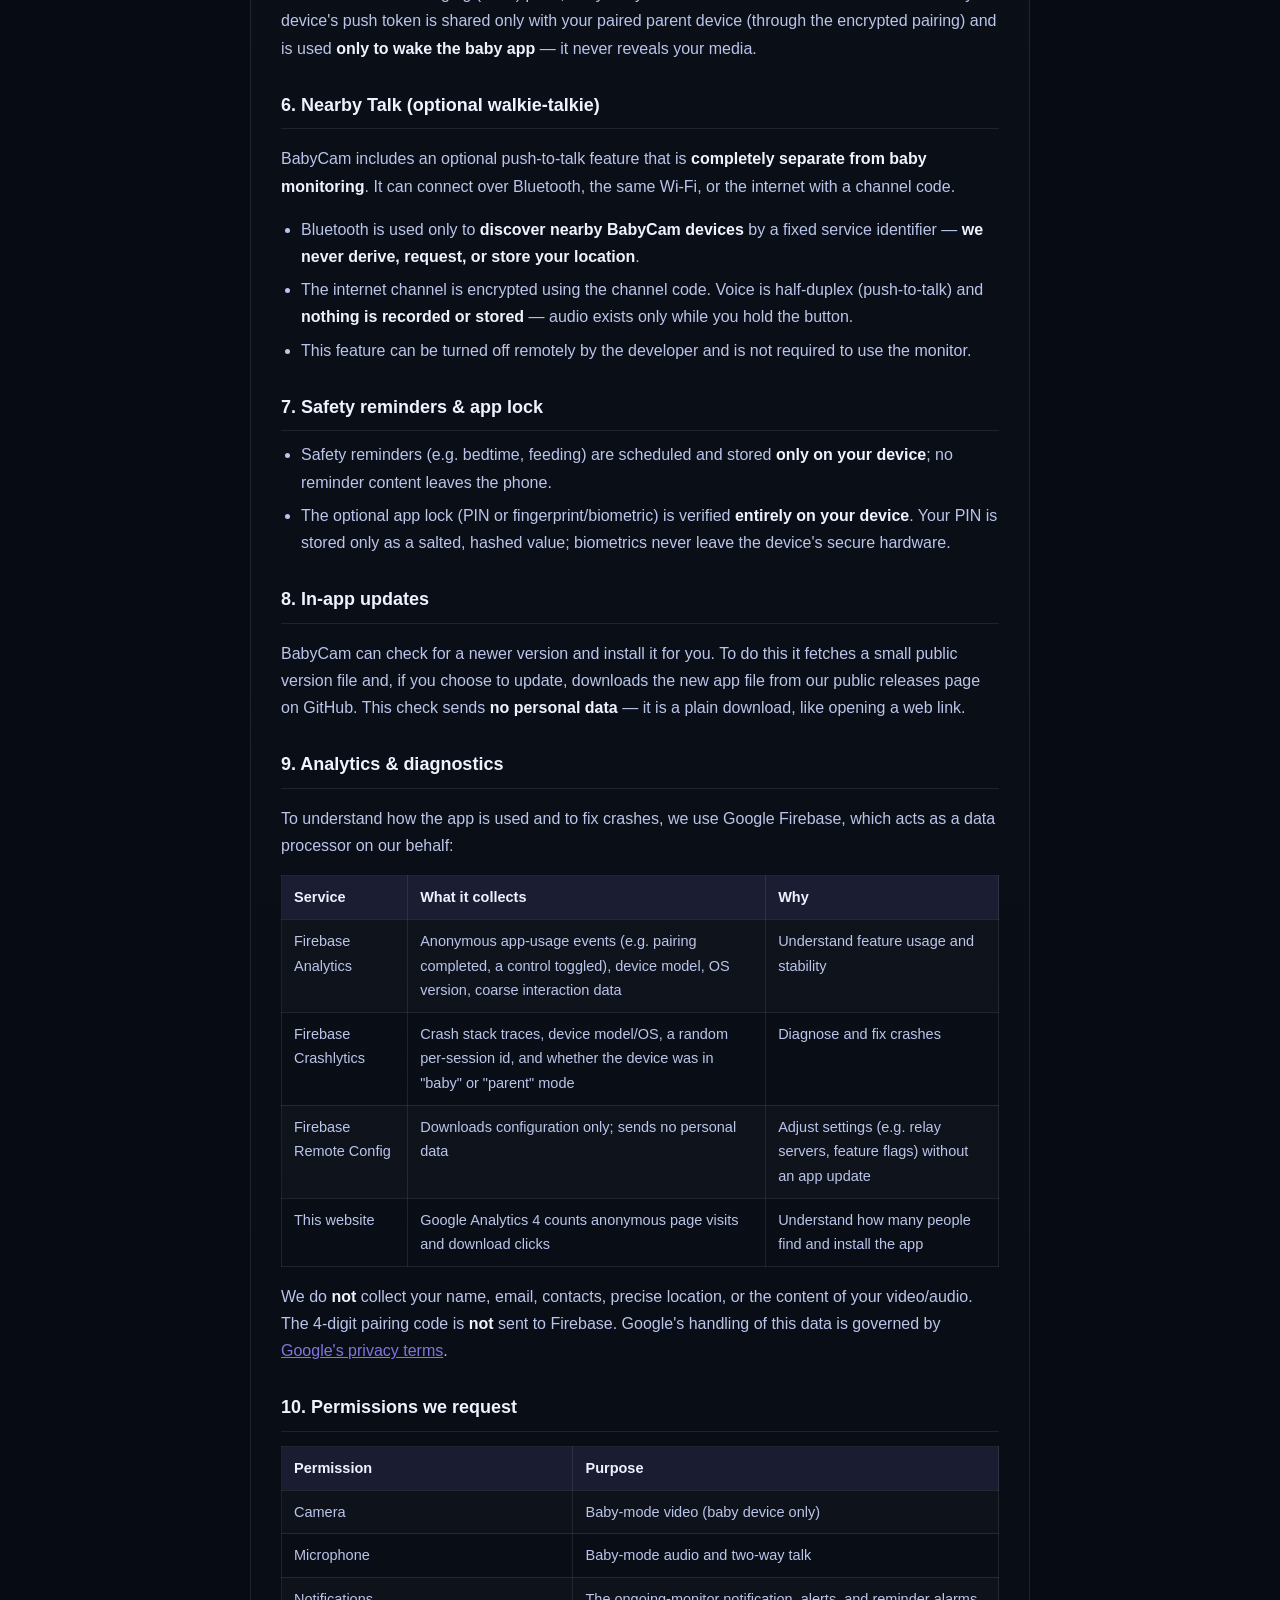
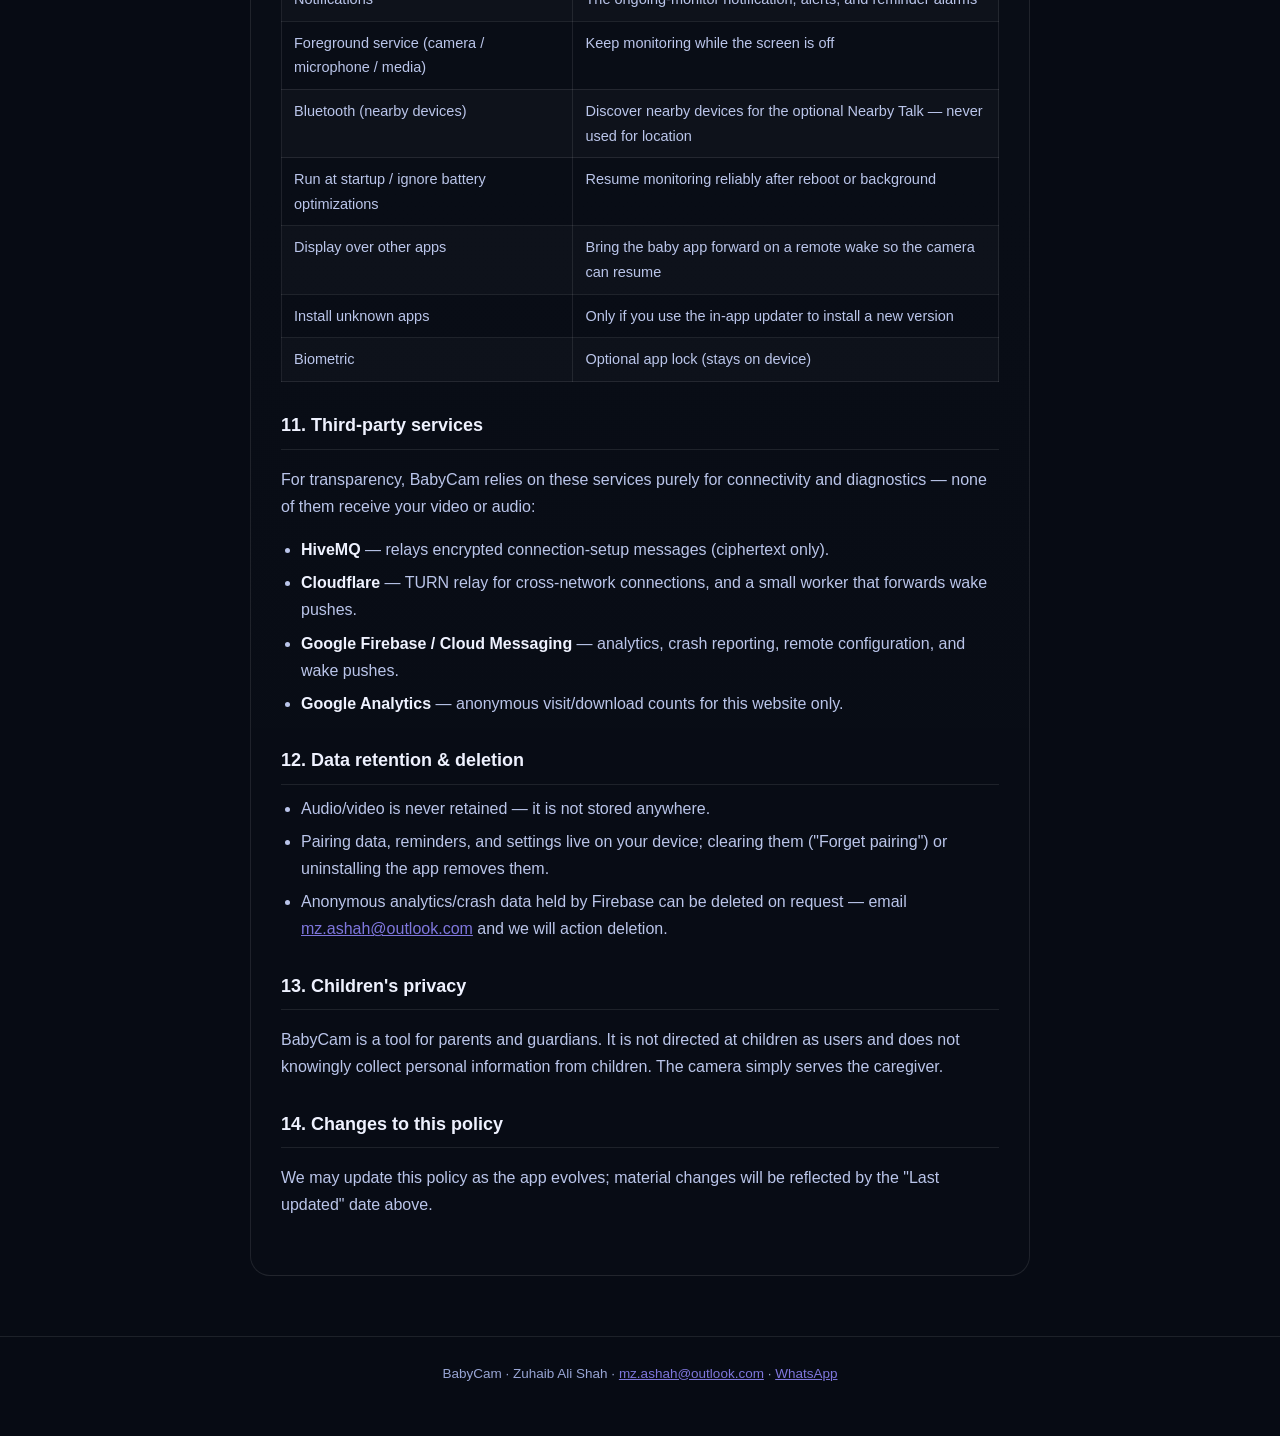
<file: privacy.html>
<!DOCTYPE html>
<html lang="en">
<head>
<meta charset="utf-8">
<meta name="viewport" content="width=device-width, initial-scale=1">
<title>BabyCam — Privacy Policy</title>
<meta name="description" content="BabyCam privacy policy. Live video/audio stays directly between your two phones, end-to-end encrypted — never uploaded or stored. No accounts, no data selling.">
<meta name="theme-color" content="#070B14">
<link rel="canonical" href="https://mzashah.github.io/babycam-app/privacy.html">
<meta name="robots" content="index,follow">
<link rel="icon" type="image/svg+xml" href="assets/icon.svg">
<link rel="apple-touch-icon" href="assets/icon.svg">
<script async src="https://www.googletagmanager.com/gtag/js?id=G-392VNW13KD"></script>
<script>window.dataLayer=window.dataLayer||[];function gtag(){dataLayer.push(arguments);}gtag('js',new Date());gtag('config','G-392VNW13KD');</script>
<style>
  :root{--ink-950:#070B14;--ink-900:#0E1422;--ink-850:#131B2C;--line:rgba(255,255,255,.09);--line-2:rgba(255,255,255,.14);
    --indigo:#7F77DD;--indigo-deep:#534AB7;--teal:#7CE0A8;--text:#EFF2FF;--text-2:#BAC5EA;--muted:#98A5D4;}
  *{box-sizing:border-box}html{-webkit-text-size-adjust:100%}
  body{margin:0;min-height:100vh;color:var(--text);background:var(--ink-950);
    font:16px/1.7 -apple-system,BlinkMacSystemFont,"Segoe UI",Roboto,Helvetica,Arial,sans-serif;
    background-image:radial-gradient(1200px 620px at 50% -8%,#22325f 0%,#111726 45%,#070B14 100%);background-attachment:fixed}
  a{color:var(--indigo)}a:hover{color:#a49dea}
  .wrap{max-width:820px;margin:0 auto;padding:0 20px}
  header{position:sticky;top:0;z-index:5;backdrop-filter:blur(12px);background:rgba(7,11,20,.72);border-bottom:1px solid var(--line)}
  .nav{display:flex;align-items:center;justify-content:space-between;height:62px}
  .brand{display:flex;align-items:center;gap:11px;font-weight:800;font-size:18px;letter-spacing:-.01em}
  .brand .mark{width:32px;height:32px;border-radius:9px;overflow:hidden;display:flex}
  .brand .mark img{width:100%;height:100%;display:block}
  .back{font-size:14px;font-weight:600;color:var(--text-2);text-decoration:none;padding:8px 14px;border:1px solid var(--line-2);border-radius:10px}
  .back:hover{color:var(--text);border-color:var(--indigo)}
  .sheet{max-width:820px;margin:34px auto 60px;background:linear-gradient(180deg,rgba(255,255,255,.025),rgba(255,255,255,.008));
    border:1px solid var(--line);border-radius:20px;padding:34px 30px 40px}
  h1{font-size:28px;line-height:1.15;margin:0 0 4px;letter-spacing:-.02em}
  .meta{color:var(--muted);font-size:13.5px;margin:0 0 22px}
  .callout{background:rgba(124,224,168,.08);border:1px solid rgba(124,224,168,.28);border-left:4px solid var(--teal);
    border-radius:12px;padding:16px 18px;margin:6px 0 26px;color:var(--text)}
  .callout strong{color:#c8f4dc}
  h2{font-size:18px;margin:28px 0 10px;color:var(--text);padding-bottom:8px;border-bottom:1px solid var(--line)}
  p,li{color:var(--text-2)}strong{color:var(--text)}
  ul{padding-left:20px;margin:10px 0}li{margin:6px 0}
  .tw{overflow-x:auto;margin:14px 0}
  table{border-collapse:collapse;width:100%;font-size:14.5px}
  th,td{border:1px solid var(--line);padding:9px 12px;text-align:left;vertical-align:top}
  th{background:rgba(127,119,221,.14);color:var(--text);font-weight:700}
  td{color:var(--text-2)}tr:nth-child(even) td{background:rgba(255,255,255,.02)}
  footer{border-top:1px solid var(--line);color:var(--muted);font-size:13.5px;text-align:center;padding:26px 20px 50px}
</style>
</head>
<body>
<header><div class="wrap nav">
  <a class="brand" href="index.html" style="text-decoration:none;color:var(--text)"><span class="mark"><img src="assets/icon.svg" alt="BabyCam app icon" width="32" height="32"></span>BabyCam</a>
  <a class="back" href="index.html">&larr; Back to site</a>
</div></header>

<div class="wrap">
  <div class="sheet">
    <h1>Privacy Policy</h1>
    <p class="meta">Last updated: 28 August 2026 · Direct APK app: <strong>BabyCam</strong> · Developer: Zuhaib Ali Shah</p>

    <div class="callout">
      <strong>In short:</strong> BabyCam turns two of your own phones into a baby monitor. Live video and
      audio go <strong>directly between your two devices</strong>, end-to-end encrypted — we never see,
      upload, or store them. There are <strong>no accounts and no sign-up</strong>, and we never sell your
      data. We use Google Firebase for anonymous usage analytics and crash diagnostics to keep the app
      reliable. This policy covers the <strong>direct APK</strong> build from this site; the
      <a href="https://mzashah.github.io/babycam-play/privacy.html">Google Play build</a> has a separate
      privacy policy (including parent-side ads).
    </div>

    <h2>1. Who we are</h2>
    <p>BabyCam is an independent, free app developed by <strong>Zuhaib Ali Shah</strong>. For any privacy
    question or request, contact <a href="mailto:mz.ashah@outlook.com">mz.ashah@outlook.com</a>.</p>

    <h2>2. Live camera, microphone and audio/video</h2>
    <ul>
      <li>The <strong>baby device</strong> captures camera and microphone; the <strong>parent
      device</strong> receives them. Streaming is peer-to-peer (WebRTC) and <strong>encrypted in
      transit</strong> (DTLS-SRTP).</li>
      <li>Your audio and video are <strong>never uploaded to us or stored on any server</strong>. They
      exist only live, on your two devices, during a session.</li>
      <li>Camera, microphone and playback all start <strong>OFF</strong> — the parent explicitly turns
      them on. When no audio is being sent, the microphone hardware is released (so the OS privacy
      indicator only shows while talk/listen is actually active).</li>
      <li>Any <strong>snapshots</strong> or <strong>video clips</strong> you choose to save are written
      only to <strong>your own device's local gallery/storage</strong> — never to us.</li>
    </ul>

    <h2>3. Two-way talk, remote control, lullabies &amp; alerts</h2>
    <ul>
      <li>Two-way talk sends the parent's microphone audio to the baby device (same encrypted P2P path).
      Remote controls (toggle the baby's camera/mic/flashlight, flip camera, play a lullaby or a chime,
      trigger the low-battery alert) are short encrypted control messages — they carry no media and
      nothing is stored by us.</li>
      <li>Lullabies / white-noise are generated on the baby device; no audio files are uploaded.</li>
    </ul>

    <h2>4. Pairing &amp; connection data</h2>
    <ul>
      <li>Devices pair with a short <strong>4-digit code</strong> shown on the baby device and typed on
      the parent device. A random <strong>128-bit room secret</strong> is also exchanged so the code
      alone can never decrypt your media. Pairing information is stored <strong>only on your
      devices</strong>.</li>
      <li>To help the two phones find each other, small connection-setup ("signaling") messages pass
      through a third-party message broker (HiveMQ). These messages are <strong>additionally AES-256-GCM
      encrypted</strong> by the app, so the broker only ever relays ciphertext. They contain no audio or
      video.</li>
      <li>When the two phones are on different networks, media may be relayed through a TURN server
      (Cloudflare, with Metered as a fallback) purely to traverse firewalls. Relayed media stays
      end-to-end encrypted; the relay cannot read it.</li>
    </ul>

    <h2>5. Remote wake (push)</h2>
    <p>If the baby device has been backgrounded or put to sleep, the parent can wake it. This uses a
    Firebase Cloud Messaging (FCM) push, relayed by a small stateless Cloudflare Worker. The baby
    device's push token is shared only with your paired parent device (through the encrypted pairing) and
    is used <strong>only to wake the baby app</strong> — it never reveals your media.</p>

    <h2>6. Nearby Talk (optional walkie-talkie)</h2>
    <p>BabyCam includes an optional push-to-talk feature that is <strong>completely separate from baby
    monitoring</strong>. It can connect over Bluetooth, the same Wi-Fi, or the internet with a channel
    code.</p>
    <ul>
      <li>Bluetooth is used only to <strong>discover nearby BabyCam devices</strong> by a fixed service
      identifier — <strong>we never derive, request, or store your location</strong>.</li>
      <li>The internet channel is encrypted using the channel code. Voice is half-duplex (push-to-talk)
      and <strong>nothing is recorded or stored</strong> — audio exists only while you hold the button.</li>
      <li>This feature can be turned off remotely by the developer and is not required to use the
      monitor.</li>
    </ul>

    <h2>7. Safety reminders &amp; app lock</h2>
    <ul>
      <li>Safety reminders (e.g. bedtime, feeding) are scheduled and stored <strong>only on your
      device</strong>; no reminder content leaves the phone.</li>
      <li>The optional app lock (PIN or fingerprint/biometric) is verified <strong>entirely on your
      device</strong>. Your PIN is stored only as a salted, hashed value; biometrics never leave the
      device's secure hardware.</li>
    </ul>

    <h2>8. In-app updates</h2>
    <p>BabyCam can check for a newer version and install it for you. To do this it fetches a small public
    version file and, if you choose to update, downloads the new app file from our public releases page
    on GitHub. This check sends <strong>no personal data</strong> — it is a plain download, like opening
    a web link.</p>

    <h2>9. Analytics &amp; diagnostics</h2>
    <p>To understand how the app is used and to fix crashes, we use Google Firebase, which acts as a data
    processor on our behalf:</p>
    <div class="tw"><table>
      <tr><th>Service</th><th>What it collects</th><th>Why</th></tr>
      <tr><td>Firebase Analytics</td><td>Anonymous app-usage events (e.g. pairing completed, a control
        toggled), device model, OS version, coarse interaction data</td><td>Understand feature usage and
        stability</td></tr>
      <tr><td>Firebase Crashlytics</td><td>Crash stack traces, device model/OS, a random per-session id,
        and whether the device was in "baby" or "parent" mode</td><td>Diagnose and fix crashes</td></tr>
      <tr><td>Firebase Remote Config</td><td>Downloads configuration only; sends no personal data</td>
        <td>Adjust settings (e.g. relay servers, feature flags) without an app update</td></tr>
      <tr><td>This website</td><td>Google Analytics 4 counts anonymous page visits and download clicks</td>
        <td>Understand how many people find and install the app</td></tr>
    </table></div>
    <p>We do <strong>not</strong> collect your name, email, contacts, precise location, or the content of
    your video/audio. The 4-digit pairing code is <strong>not</strong> sent to Firebase. Google's handling
    of this data is governed by <a href="https://firebase.google.com/support/privacy" rel="noopener">Google's
    privacy terms</a>.</p>

    <h2>10. Permissions we request</h2>
    <div class="tw"><table>
      <tr><th>Permission</th><th>Purpose</th></tr>
      <tr><td>Camera</td><td>Baby-mode video (baby device only)</td></tr>
      <tr><td>Microphone</td><td>Baby-mode audio and two-way talk</td></tr>
      <tr><td>Notifications</td><td>The ongoing-monitor notification, alerts, and reminder alarms</td></tr>
      <tr><td>Foreground service (camera / microphone / media)</td><td>Keep monitoring while the screen is off</td></tr>
      <tr><td>Bluetooth (nearby devices)</td><td>Discover nearby devices for the optional Nearby Talk — never used for location</td></tr>
      <tr><td>Run at startup / ignore battery optimizations</td><td>Resume monitoring reliably after reboot or background</td></tr>
      <tr><td>Display over other apps</td><td>Bring the baby app forward on a remote wake so the camera can resume</td></tr>
      <tr><td>Install unknown apps</td><td>Only if you use the in-app updater to install a new version</td></tr>
      <tr><td>Biometric</td><td>Optional app lock (stays on device)</td></tr>
    </table></div>

    <h2>11. Third-party services</h2>
    <p>For transparency, BabyCam relies on these services purely for connectivity and diagnostics — none
    of them receive your video or audio:</p>
    <ul>
      <li><strong>HiveMQ</strong> — relays encrypted connection-setup messages (ciphertext only).</li>
      <li><strong>Cloudflare</strong> — TURN relay for cross-network connections, and a small worker that
      forwards wake pushes.</li>
      <li><strong>Google Firebase / Cloud Messaging</strong> — analytics, crash reporting, remote
      configuration, and wake pushes.</li>
      <li><strong>Google Analytics</strong> — anonymous visit/download counts for this website only.</li>
    </ul>

    <h2>12. Data retention &amp; deletion</h2>
    <ul>
      <li>Audio/video is never retained — it is not stored anywhere.</li>
      <li>Pairing data, reminders, and settings live on your device; clearing them ("Forget pairing") or
      uninstalling the app removes them.</li>
      <li>Anonymous analytics/crash data held by Firebase can be deleted on request — email
      <a href="mailto:mz.ashah@outlook.com">mz.ashah@outlook.com</a> and we will action deletion.</li>
    </ul>

    <h2>13. Children's privacy</h2>
    <p>BabyCam is a tool for parents and guardians. It is not directed at children as users and does not
    knowingly collect personal information from children. The camera simply serves the caregiver.</p>

    <h2>14. Changes to this policy</h2>
    <p>We may update this policy as the app evolves; material changes will be reflected by the "Last
    updated" date above.</p>
  </div>
</div>
<footer>BabyCam · Zuhaib Ali Shah · <a href="mailto:mz.ashah@outlook.com">mz.ashah@outlook.com</a> · <a href="https://wa.me/923152879102">WhatsApp</a></footer>
</body>
</html>
</file>
<file: parent/assets/index--ssiBZD1.css>
@font-face{font-family:Figtree Variable;font-style:normal;font-display:swap;font-weight:300 900;src:url(./figtree-latin-ext-wght-normal-DCwSJGxG.woff2)format("woff2-variations");unicode-range:U+100-2BA,U+2BD-2C5,U+2C7-2CC,U+2CE-2D7,U+2DD-2FF,U+304,U+308,U+329,U+1D00-1DBF,U+1E00-1E9F,U+1EF2-1EFF,U+2020,U+20A0-20AB,U+20AD-20C0,U+2113,U+2C60-2C7F,U+A720-A7FF}@font-face{font-family:Figtree Variable;font-style:normal;font-display:swap;font-weight:300 900;src:url(./figtree-latin-wght-normal-D_ZTVpCC.woff2)format("woff2-variations");unicode-range:U+??,U+131,U+152-153,U+2BB-2BC,U+2C6,U+2DA,U+2DC,U+304,U+308,U+329,U+2000-206F,U+20AC,U+2122,U+2191,U+2193,U+2212,U+2215,U+FEFF,U+FFFD}@font-face{font-family:Fraunces Variable;font-style:normal;font-display:swap;font-weight:100 900;src:url(./fraunces-vietnamese-wght-normal-CnvboYUG.woff2)format("woff2-variations");unicode-range:U+102-103,U+110-111,U+128-129,U+168-169,U+1A0-1A1,U+1AF-1B0,U+300-301,U+303-304,U+308-309,U+323,U+329,U+1EA0-1EF9,U+20AB}@font-face{font-family:Fraunces Variable;font-style:normal;font-display:swap;font-weight:100 900;src:url(./fraunces-latin-ext-wght-normal-Ca2vKHc0.woff2)format("woff2-variations");unicode-range:U+100-2BA,U+2BD-2C5,U+2C7-2CC,U+2CE-2D7,U+2DD-2FF,U+304,U+308,U+329,U+1D00-1DBF,U+1E00-1E9F,U+1EF2-1EFF,U+2020,U+20A0-20AB,U+20AD-20C0,U+2113,U+2C60-2C7F,U+A720-A7FF}@font-face{font-family:Fraunces Variable;font-style:normal;font-display:swap;font-weight:100 900;src:url(./fraunces-latin-wght-normal-ukD16Tqj.woff2)format("woff2-variations");unicode-range:U+??,U+131,U+152-153,U+2BB-2BC,U+2C6,U+2DA,U+2DC,U+304,U+308,U+329,U+2000-206F,U+20AC,U+2122,U+2191,U+2193,U+2212,U+2215,U+FEFF,U+FFFD}:root{--lightningcss-light: ;--lightningcss-dark:initial;color-scheme:dark;--font-display:"Fraunces Variable", Georgia, serif;--night:#0d1220;--surface:#151b2e;--raised:#1d2540;--raised-hover:#252e4e;--line:#29324f;--line-soft:#1f2741;--moon:#eef0f7;--soft:#aab1ca;--dim:#7a819d;--brand:#8b83f0;--brand-strong:#6d64e0;--brand-ink:#15103a;--live:#7ce0a8;--live-bg:#183a30;--rose:#f08b94;--rose-bg:#3a1f2a;--amber:#f2c27a;--amber-bg:#3a2f1c;--radius-lg:22px;--radius-md:14px;--focus:0 0 0 3px #8b83f08c;--ink-950:#080b15;--ink-900:var(--night);--ink-850:var(--surface);--ink-800:var(--raised);--ink-700:var(--raised-hover);--text:var(--moon);--text-secondary:var(--soft);--muted:var(--dim);--indigo:var(--brand);--indigo-strong:var(--brand-strong);--teal:var(--live);--coral:var(--rose);background:var(--night);color:var(--moon);font-synthesis:none;-webkit-font-smoothing:antialiased;font-family:Figtree Variable,ui-sans-serif,system-ui,-apple-system,Segoe UI,sans-serif;font-size:15px;line-height:1.5}*{box-sizing:border-box}html,body,#root{min-width:320px;min-height:100%;margin:0}body{background:var(--night)}button,input,select{font:inherit;letter-spacing:0;color:inherit}a{color:inherit}:focus-visible{box-shadow:var(--focus);outline:none}@media (prefers-reduced-motion:reduce){*,:before,:after{transition:none!important;animation:none!important}}.app-shell{flex-direction:column;min-height:100vh;display:flex}.topbar{z-index:20;-webkit-backdrop-filter:blur(10px);backdrop-filter:blur(10px);border-bottom:1px solid var(--line-soft);background:#0d1220eb;align-items:center;gap:28px;padding:12px clamp(16px,4vw,40px);display:flex;position:sticky;top:0}.brand{align-items:center;gap:10px;font-size:16px;font-weight:700;display:flex}.brand-mark{background:var(--brand);width:32px;height:32px;color:var(--brand-ink);border-radius:11px;place-items:center;display:grid}.brand-mark svg{width:19px;height:19px}.menu{gap:4px;display:flex}.menu a,.mobile-nav a{color:var(--soft);border-radius:999px;align-items:center;gap:8px;font-weight:600;text-decoration:none;transition:background .15s,color .15s;display:flex}.menu a{padding:8px 14px}.menu a svg{width:18px;height:18px}.menu a:hover{color:var(--moon);background:var(--surface)}.menu a.active{color:var(--moon);background:var(--raised)}.security-note{color:var(--dim);align-items:center;gap:7px;margin-left:auto;font-size:13px;display:flex}.security-note svg{width:16px;height:16px;color:var(--live)}.mobile-nav{display:none}.page{flex:1;width:100%;max-width:1180px;margin:0 auto;padding:32px clamp(16px,4vw,40px) 48px}h1,h2,h3{margin:0;font-weight:600}.page-heading{flex-wrap:wrap;justify-content:space-between;align-items:flex-end;gap:16px;margin-bottom:24px;display:flex}.page-heading h1{font-family:var(--font-display);font-size:clamp(28px,4vw,38px);font-weight:560;line-height:1.1}.page-lead{color:var(--soft);max-width:62ch;margin:8px 0 0}.heading-with-back{align-items:center;gap:12px;display:flex}.section-heading{justify-content:space-between;align-items:center;gap:12px;margin:28px 0 12px;display:flex}.section-heading h2{font-family:var(--font-display);font-size:22px;font-weight:560}.eyebrow{display:none}.state-copy,.progress-copy,.secure-copy{color:var(--soft)}.error-copy{color:var(--rose)}.field-hint{color:var(--dim);margin-top:6px;font-size:13px;display:block}.button{background:var(--raised);min-height:42px;color:var(--moon);cursor:pointer;white-space:nowrap;border:1px solid #0000;border-radius:999px;justify-content:center;align-items:center;gap:8px;padding:0 18px;font-weight:600;text-decoration:none;transition:background .15s,transform .1s;display:inline-flex}.button:hover:not(:disabled){background:var(--raised-hover)}.button:active:not(:disabled){transform:scale(.98)}.button svg{width:18px;height:18px}.button.primary{background:var(--brand);color:var(--brand-ink)}.button.primary:hover:not(:disabled){background:#9d96f5}.button.watch{background:var(--moon);color:var(--night);min-height:48px;padding:0 26px;font-size:16px}.button.watch:hover:not(:disabled){background:#fff}.button.watch svg{fill:currentColor}.button:disabled{opacity:.45;cursor:not-allowed}.button.danger-text,.danger-text{color:var(--rose)}.icon-button{background:var(--raised);width:40px;height:40px;color:var(--moon);cursor:pointer;border:0;border-radius:50%;place-items:center;text-decoration:none;display:inline-grid}.icon-button:hover:not(:disabled){background:var(--raised-hover)}.icon-button.quiet{color:var(--soft);background:0 0}.icon-button.quiet:hover{background:var(--raised);color:var(--moon)}.icon-button svg{width:20px;height:20px}.danger-button{color:var(--rose)}.load-more{margin:18px auto 0;display:flex}.privacy-notice,.inline-alert,.configuration-warning{border-radius:var(--radius-md);align-items:center;gap:10px;margin-bottom:18px;padding:12px 16px;font-size:14px;display:flex}.privacy-notice{background:var(--surface);color:var(--soft);border:1px solid var(--line-soft)}.privacy-notice svg{width:18px;height:18px;color:var(--live);flex:none}.inline-alert{background:var(--amber-bg);color:var(--amber)}.configuration-warning{background:var(--rose-bg);color:var(--rose)}.takeover-notice{background:var(--raised);color:var(--moon);flex-wrap:wrap;justify-content:space-between}.takeover-notice .button{min-height:36px}.device-list{grid-template-columns:repeat(auto-fill,minmax(320px,1fr));gap:18px;display:grid}.device-card{border-radius:var(--radius-lg);background:var(--surface);border:1px solid var(--line-soft);flex-direction:column;gap:14px;min-height:200px;padding:22px;display:flex;position:relative}.device-card.online{background:linear-gradient(180deg, #172238 0%, var(--surface) 70%);border-color:#2c4a49}.device-top{justify-content:space-between;align-items:flex-start;gap:8px;display:flex}.device-name{font-family:var(--font-display);overflow-wrap:anywhere;font-size:30px;font-weight:560;line-height:1.1}.device-card.offline .device-name{color:var(--soft)}.device-chips{flex-wrap:wrap;gap:8px;display:flex}.chip{background:var(--raised);color:var(--soft);border-radius:999px;align-items:center;gap:7px;padding:5px 11px;font-size:13px;font-weight:600;display:inline-flex}.chip svg{width:15px;height:15px}.chip.presence.online{background:var(--live-bg);color:var(--live)}.chip.warn{background:var(--amber-bg);color:var(--amber)}.chip.viewing{background:var(--raised);color:var(--moon)}.presence-dot{background:var(--dim);border-radius:50%;flex:none;width:8px;height:8px}.presence-dot.online{background:var(--live);box-shadow:0 0 0 3px #7ce0a82e}.presence-dot.checking,.presence-dot.reconnecting{background:var(--amber)}.device-notice{color:var(--soft);margin:0;font-size:13px}.device-actions{flex-wrap:wrap;gap:10px;margin-top:auto;display:flex}.card-more{position:relative}.card-menu{z-index:5;border-radius:var(--radius-md);background:var(--raised);border:1px solid var(--line);flex-direction:column;min-width:220px;padding:6px;display:flex;position:absolute;top:44px;right:0;box-shadow:0 18px 40px #00000073}.card-menu button{text-align:left;color:var(--rose);cursor:pointer;background:0 0;border:0;border-radius:10px;padding:10px 12px;font-weight:600}.card-menu button.normal{color:var(--moon)}.card-menu button:hover{background:var(--raised-hover)}.empty-state{border-radius:var(--radius-lg);background:var(--surface);border:1px solid var(--line-soft);max-width:560px;padding:32px}.empty-state h2{font-family:var(--font-display);margin-bottom:8px;font-size:26px;font-weight:560}.empty-state p{color:var(--soft);margin:0 0 18px}.empty-state ol{color:var(--soft);gap:6px;margin:12px 0 22px;padding-left:20px;display:grid}.empty-state ol b{color:var(--moon)}.empty-state>svg{width:32px;height:32px;color:var(--brand);margin-bottom:10px}.empty-state.compact{padding:20px}.live-page{flex-direction:column;gap:14px;max-width:1240px;padding-top:18px;display:flex}.live-header{flex-wrap:wrap;align-items:center;gap:12px;display:flex}.back-link{color:var(--soft);border-radius:999px;align-items:center;gap:6px;padding:8px 12px 8px 8px;font-weight:600;text-decoration:none;display:inline-flex}.back-link:hover{background:var(--surface);color:var(--moon)}.back-link svg{width:18px;height:18px}.live-title{font-family:var(--font-display);margin-right:4px;font-size:clamp(24px,3vw,30px);font-weight:560}.live-status,.battery-chip{background:var(--raised);color:var(--soft);border-radius:999px;align-items:center;gap:7px;padding:6px 12px;font-size:13px;font-weight:600;display:inline-flex}.live-status .presence-dot{background:var(--amber)}.live-status.live{background:var(--live-bg);color:var(--live)}.live-status.live .presence-dot{background:var(--live)}.live-status.preempted,.live-status.failed,.live-status.offline{color:var(--rose)}.live-status.preempted .presence-dot,.live-status.failed .presence-dot,.live-status.offline .presence-dot{background:var(--rose)}.battery-chip svg{width:16px;height:16px}.live-header-actions{gap:8px;margin-left:auto;display:flex}.record-button{border:1px solid var(--line);min-height:40px;color:var(--moon);cursor:pointer;background:0 0;border-radius:999px;align-items:center;gap:8px;padding:0 16px;font-weight:600;display:inline-flex}.record-button span{background:var(--rose);border-radius:50%;width:10px;height:10px}.record-button.active{background:var(--rose-bg);color:var(--rose);border-color:#0000}.record-button.active span{animation:1.2s ease-in-out infinite rec-pulse}.record-button:disabled{opacity:.4;cursor:not-allowed}@keyframes rec-pulse{50%{opacity:.25}}.more-button{min-height:40px}.monitor-column{flex-direction:column;gap:16px;display:flex}.video-viewport{aspect-ratio:16/9;border:1px solid var(--line-soft);background:radial-gradient(80% 90% at 50% 40%,#1c2440 0%,#0a0e1a 80%);border-radius:26px;width:100%;max-height:calc(100vh - 300px);position:relative;overflow:hidden}.video-viewport>video{object-fit:contain;transform-origin:50%;width:100%;height:100%}.video-viewport video.mirror{scale:-1 1}.video-empty{text-align:center;color:var(--soft);place-items:center;padding:20px;display:grid;position:absolute;inset:0}.video-empty svg{width:34px;height:34px;color:var(--brand)}.video-message strong,.video-message b{color:var(--moon);margin-bottom:4px;font-size:17px;display:block}.video-actions{z-index:2;gap:8px;display:flex;position:absolute;top:14px;right:14px}.round-action{width:40px;height:40px;color:var(--moon);cursor:pointer;-webkit-backdrop-filter:blur(6px);backdrop-filter:blur(6px);background:#080b1699;border:0;border-radius:50%;place-items:center;display:grid}.round-action:hover{background:#080b16d9}.round-action svg{width:19px;height:19px}.zoom-chip{z-index:2;background:#080b1699;border-radius:999px;padding:5px 10px;font-size:13px;font-weight:600;position:absolute;top:14px;left:14px}.video-pip{z-index:2;aspect-ratio:3/4;cursor:pointer;background:#000;border:2px solid #eef0f780;border-radius:16px;width:150px;padding:0;position:absolute;bottom:14px;right:14px;overflow:hidden}.video-pip video{object-fit:cover;width:100%;height:100%}.control-panel{flex-wrap:wrap;justify-content:center;align-items:flex-end;gap:clamp(10px,2.4vw,26px);padding:6px 0 2px;display:flex}.live-control{min-width:64px;color:var(--soft);cursor:pointer;background:0 0;border:0;flex-direction:column;align-items:center;gap:7px;padding:0;font-size:13px;font-weight:600;display:flex}.control-disc{background:var(--raised);width:58px;height:58px;color:var(--moon);border-radius:50%;place-items:center;transition:background .15s,transform .1s;display:grid}.control-disc svg{width:24px;height:24px}.live-control:hover:not(:disabled) .control-disc{background:var(--raised-hover)}.live-control:active:not(:disabled) .control-disc{transform:scale(.95)}.live-control:focus-visible{box-shadow:none}.live-control:focus-visible .control-disc{box-shadow:var(--focus)}.live-control.active{color:var(--live)}.live-control.active .control-disc{background:var(--live-bg);color:var(--live)}.live-control.big .control-disc{background:var(--brand);width:74px;height:74px;color:var(--brand-ink)}.live-control.big .control-disc svg{width:30px;height:30px}.live-control.big.active .control-disc{background:var(--live);color:#0c2a1f;box-shadow:0 0 0 6px #7ce0a82e}.live-control.big.active{color:var(--live)}.live-control.danger{color:var(--rose)}.live-control.danger .control-disc{background:var(--rose);color:#3a0d15}.live-control:disabled{opacity:.4;cursor:not-allowed}.incoming-call{border-radius:var(--radius-md);background:var(--live-bg);border:1px solid #2f6a55;flex-wrap:wrap;justify-content:space-between;align-items:center;gap:14px;padding:14px 18px;animation:.9s ease-in-out 3 ring;display:flex}.incoming-call strong{color:var(--moon);font-size:16px;display:block}.incoming-call span{color:var(--live);font-size:14px}@keyframes ring{50%{box-shadow:0 0 0 6px #7ce0a826}}.dialog-backdrop{z-index:50;-webkit-backdrop-filter:blur(4px);backdrop-filter:blur(4px);background:#04060ea8;place-items:center;padding:16px;display:grid;position:fixed;inset:0}.dialog{border-radius:var(--radius-lg);background:var(--surface);border:1px solid var(--line);width:min(460px,100%);max-height:calc(100vh - 32px);padding:22px;overflow:auto;box-shadow:0 30px 80px #00000080}.dialog>header{justify-content:space-between;align-items:center;gap:12px;margin-bottom:14px;display:flex}.dialog>header h2{font-family:var(--font-display);font-size:22px;font-weight:560}.dialog>header small{color:var(--soft);display:block}.dialog label{color:var(--soft);gap:6px;margin-bottom:14px;font-size:14px;font-weight:600;display:grid}.dialog input,.settings-section input,.settings-section select{border:1px solid var(--line);background:var(--night);width:100%;min-height:44px;color:var(--moon);border-radius:12px;padding:0 14px;font-size:16px}.dialog input:focus,.settings-section input:focus,.settings-section select:focus{border-color:var(--brand);box-shadow:var(--focus);outline:none}.dialog input[inputmode=numeric]{letter-spacing:.4em;text-align:center;font-size:26px;font-weight:700}.dialog footer,.dialog-buttons{flex-wrap:wrap;justify-content:flex-end;gap:10px;margin-top:18px;display:flex}.dialog-copy p{color:var(--soft);margin:0}.dialog.compact{width:min(420px,100%)}.sheet-actions{gap:8px;display:grid}.sheet-backdrop{place-items:end center}.dialog.sheet{border-radius:26px 26px 18px 18px;width:min(560px,100%);animation:.2s ease-out sheet-up}@keyframes sheet-up{0%{opacity:0;transform:translateY(24px)}}.sheet-grid{grid-template-columns:repeat(4,1fr);gap:8px;margin-bottom:16px;display:grid}.sheet-grid .live-control{min-width:0}.sheet-grid .control-disc{width:52px;height:52px}.sheet-link{border-radius:var(--radius-md);background:var(--raised);align-items:center;gap:12px;margin-bottom:14px;padding:12px 14px;text-decoration:none;display:flex}.sheet-link:hover{background:var(--raised-hover)}.sheet-link svg{width:22px;height:22px;color:var(--brand);flex:none}.sheet-link b{display:block}.sheet-link small{color:var(--soft)}.sheet-details{grid-template-columns:repeat(3,1fr);gap:8px;margin:0 0 12px;display:grid}.sheet-details div{background:var(--night);border-radius:12px;padding:10px 12px}.sheet-details dt{color:var(--dim);font-size:12px}.sheet-details dd{margin:2px 0 0;font-size:14px;font-weight:600}.sheet-tip{color:var(--dim);margin:0;font-size:13px}.diagnostics-list{gap:8px;margin-bottom:16px;display:grid}.diagnostics-list>*{background:var(--night);border-radius:12px;align-items:flex-start;gap:10px;padding:10px 12px;display:flex}.diagnostics-list svg{flex:none;width:18px;height:18px;margin-top:2px}.diagnostics-list .ok{color:var(--live)}.diagnostics-list .warn{color:var(--amber)}.diagnostics-list span,.diagnostics-list small{color:var(--soft);font-size:13px}.source-tabs{background:var(--surface);border-radius:999px;gap:4px;margin-bottom:18px;padding:4px;display:inline-flex}.source-tabs button{color:var(--dim);background:0 0;border:0;border-radius:999px;padding:8px 14px;font-weight:600}.source-tabs button.active{background:var(--raised);color:var(--moon)}.recording-grid{grid-template-columns:repeat(auto-fill,minmax(260px,1fr));gap:16px;display:grid}.recording-card{border-radius:var(--radius-lg);background:var(--surface);border:1px solid var(--line-soft);overflow:hidden}.recording-preview{aspect-ratio:16/9;width:100%;color:var(--moon);cursor:pointer;background:radial-gradient(circle,#222b4a,#0b0f1c);border:0;place-items:center;padding:0;display:grid;position:relative}.recording-preview svg{width:34px;height:34px}.recording-preview span{font-weight:600;position:absolute;bottom:10px;left:12px}.recording-meta{padding:12px 14px 4px}.recording-meta b,.recording-meta strong{display:block}.recording-meta small,.recording-meta span{color:var(--soft);font-size:13px}.recording-actions{justify-content:flex-end;gap:6px;padding:6px 10px 12px;display:flex}.playback-dialog{width:min(960px,100%);position:relative}.playback-dialog video{border-radius:var(--radius-lg);background:#000;width:100%}.playback-close{z-index:2;position:absolute;top:12px;right:12px}.dvr-status-band{grid-template-columns:repeat(4,1fr);gap:12px;margin-bottom:18px;display:grid}.dvr-status-band>*{border-radius:var(--radius-md);background:var(--surface);border:1px solid var(--line-soft);padding:14px 16px}.dvr-status-band small,.dvr-status-band span{color:var(--dim);font-size:13px;display:block}.dvr-status-band b,.dvr-status-band strong{font-size:17px}.dvr-state.recording{background:var(--rose-bg);border-color:#6a3340}.dvr-config{border-radius:var(--radius-md);background:var(--surface);border:1px solid var(--line-soft);flex-wrap:wrap;align-items:center;gap:12px;padding:16px;display:flex}.recording-list{gap:8px;display:grid}.recording-row{border-radius:var(--radius-md);background:var(--surface);border:1px solid var(--line-soft);align-items:center;gap:14px;padding:12px 14px;display:flex}.recording-thumb{background:var(--raised);width:44px;height:44px;color:var(--brand);border-radius:12px;flex:none;place-items:center;display:grid}.recording-row>div:not(.recording-thumb){flex:1;min-width:0}.recording-row small{color:var(--soft)}.settings-grid{grid-template-columns:repeat(auto-fill,minmax(340px,1fr));gap:18px;display:grid}.settings-page>.settings-section,.settings-grid .settings-section{margin-bottom:0}.settings-page{flex-direction:column;gap:18px;display:flex}.settings-page .page-heading{margin-bottom:4px}.settings-section{border-radius:var(--radius-lg);background:var(--surface);border:1px solid var(--line-soft);padding:20px}.settings-section>header{align-items:center;gap:10px;margin-bottom:14px;display:flex}.settings-section>header svg{width:20px;height:20px;color:var(--brand)}.settings-section>header h2{font-family:var(--font-display);font-size:20px;font-weight:560}.settings-section>div{gap:12px;display:grid}.settings-section label{color:var(--soft);gap:6px;font-size:14px;font-weight:600;display:grid}.settings-section p{color:var(--soft);margin:0;font-size:14px}.toggle-row{cursor:pointer;justify-content:space-between;align-items:center;gap:14px;color:var(--moon)!important;font-size:15px!important;font-weight:500!important;display:flex!important}.toggle-row input{appearance:none;cursor:pointer;flex:none;height:28px;transition:background .15s;position:relative;background:var(--raised)!important;border:0!important;border-radius:999px!important;width:46px!important;min-height:0!important;padding:0!important}.toggle-row input:after{content:"";background:var(--soft);border-radius:50%;width:22px;height:22px;transition:transform .15s,background .15s;position:absolute;top:3px;left:3px}.toggle-row input:checked{background:var(--brand)!important}.toggle-row input:checked:after{background:#fff;transform:translate(18px)}.segmented{background:var(--night);border-radius:999px;flex-wrap:wrap;gap:4px;padding:4px;display:inline-flex}.segmented button{color:var(--soft);cursor:pointer;background:0 0;border:0;border-radius:999px;padding:8px 14px;font-weight:600}.segmented button.active{background:var(--raised);color:var(--moon)}.web-ad{min-height:0;margin-top:24px}.fatal-screen{text-align:center;place-content:center;gap:14px;min-height:100vh;padding:24px;display:grid}.fatal-screen h1{font-family:var(--font-display)}@media (width<=760px){.topbar{padding:10px 16px}.menu,.security-note span{display:none}.mobile-nav{z-index:20;padding:6px 8px calc(8px + env(safe-area-inset-bottom));-webkit-backdrop-filter:blur(10px);backdrop-filter:blur(10px);border-top:1px solid var(--line-soft);background:#0d1220f5;justify-content:space-around;display:flex;position:sticky;bottom:0}.mobile-nav a{border-radius:14px;flex-direction:column;flex:1;gap:3px;padding:6px 0;font-size:12px}.mobile-nav a svg{width:22px;height:22px}.mobile-nav a.active{color:var(--moon);background:var(--surface)}.page{padding:20px 16px 28px}.page-heading{align-items:flex-start}.page-heading>.button{min-height:38px;padding:0 14px}.device-list{grid-template-columns:1fr}.device-card{min-height:0;padding:18px}.device-name{font-size:26px}.device-actions .button{flex:1}.live-page{gap:10px;padding:10px 0 12px}.live-header{gap:8px;padding:0 12px}.back-link span{display:none}.live-title{font-size:22px}.battery-chip,.more-button{display:none}.record-button{min-height:36px;padding:0 12px}.inline-alert,.incoming-call{margin:0 12px}.video-viewport{aspect-ratio:3/4;border-left:0;border-right:0;border-radius:0;max-height:calc(100vh - 290px)}.control-panel{flex-wrap:nowrap;gap:6px;padding:4px 8px 0}.live-control{flex:1;min-width:0;font-size:12px}.control-disc{width:50px;height:50px}.live-control.big .control-disc{width:62px;height:62px}.sheet-grid{grid-template-columns:repeat(2,1fr)}.sheet-details{grid-template-columns:1fr 1fr 1fr}.dialog.sheet{border-radius:24px 24px 0 0}.sheet-backdrop{padding:0}.dvr-status-band{grid-template-columns:1fr 1fr}.settings-grid{grid-template-columns:1fr}.video-pip{width:96px}}@media (width>=900px){.settings-page{grid-template-columns:1fr 1fr;align-items:start;display:grid}.settings-page>.page-heading,.settings-page>.privacy-notice,.settings-page>.web-ad{grid-column:1/-1}}.settings-section>div>.button{justify-self:start}.toggle-row{width:100%}.secure-copy{align-items:flex-start;gap:8px;margin:4px 0 0;font-size:14px;display:flex}.secure-copy svg{width:18px;height:18px;color:var(--live);flex:none;margin-top:2px}.toggle-row i{display:none}.recording-preview span{background:#080b1699;border-radius:999px;align-items:center;gap:6px;padding:5px 10px;font-size:13px;display:inline-flex}.recording-preview span svg{width:15px;height:15px}.dvr-config label{color:var(--soft);align-items:center;gap:8px;font-size:14px;font-weight:600;display:inline-flex}.dvr-config select{border:1px solid var(--line);background:var(--night);min-height:38px;color:var(--moon);border-radius:10px;padding:0 10px}.dvr-config .button{margin-left:auto}.app-promo{border-radius:var(--radius-lg);background:linear-gradient(120deg,#221d4f 0%,#172238 60%,#15202c 100%);border:1px solid #353070;align-items:center;gap:16px;margin-top:28px;padding:18px 56px 18px 18px;display:flex;position:relative}.app-promo img{border-radius:16px;flex:none;width:56px;height:56px}.app-promo-copy{flex:1;gap:2px;min-width:0;display:grid}.app-promo-copy b{font-family:var(--font-display);font-size:19px;font-weight:560}.app-promo-copy span{color:var(--soft);font-size:14px}.app-promo .button{flex:none}.app-promo-close{width:34px;height:34px;position:absolute;top:10px;right:10px}.settings-page>.app-promo{grid-column:1/-1}@media (width<=760px){.app-promo{flex-wrap:wrap;padding:16px 48px 16px 16px}.app-promo .button{width:100%}}
</file>
